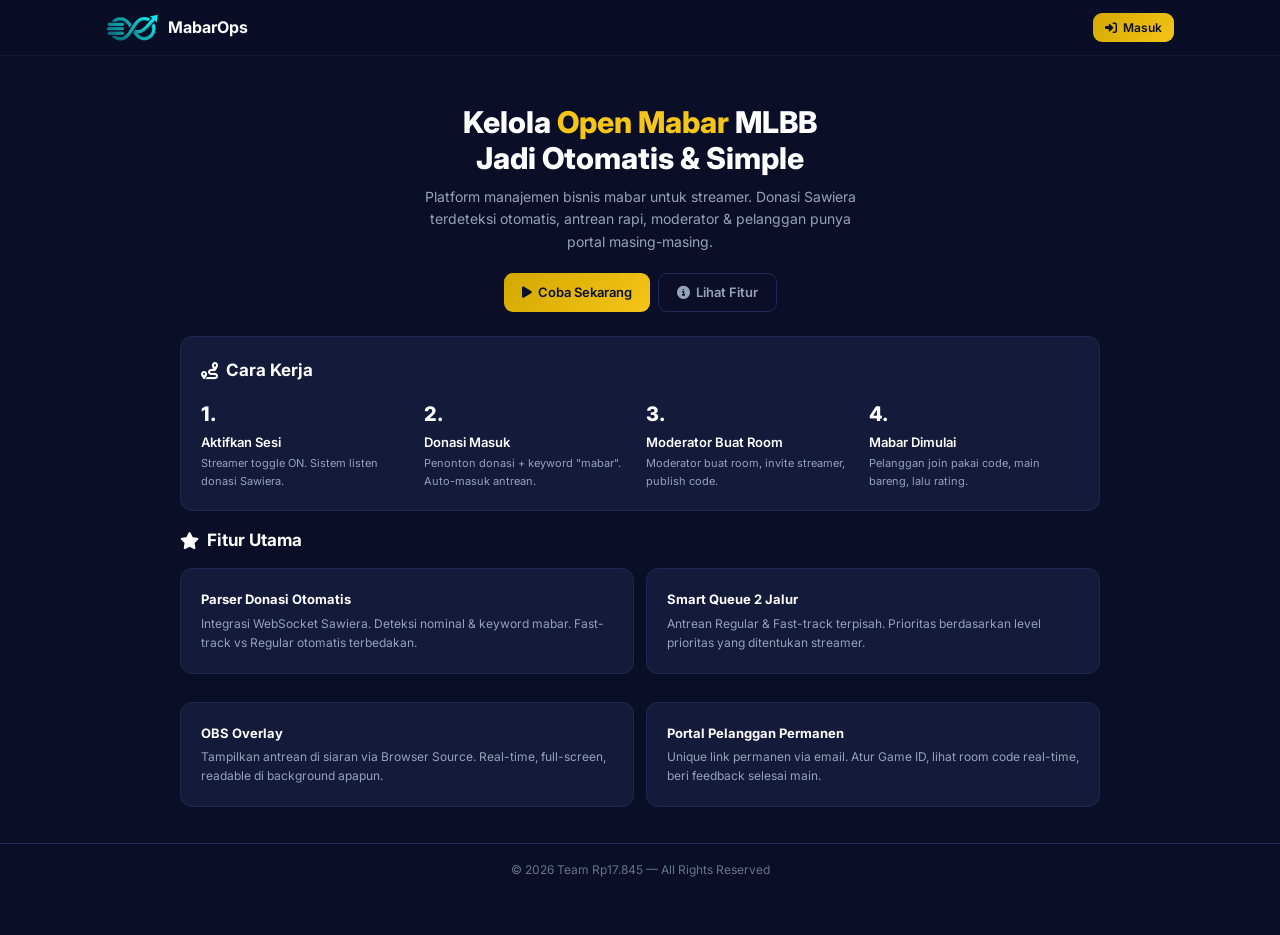
<file: index.html>
<!DOCTYPE html>
<html lang="id">
<head>
  <meta charset="UTF-8"/>
  <meta name="viewport" content="width=device-width,initial-scale=1.0"/>
  <title>MabarOps - Manajemen Open Mabar MLBB</title>
  <link rel="stylesheet" href="css/style.css"/>
  <link rel="stylesheet" href="https://cdnjs.cloudflare.com/ajax/libs/font-awesome/6.5.1/css/all.min.css"/>
  <link href="https://fonts.googleapis.com/css2?family=Inter:wght@400;500;600;700;800&display=swap" rel="stylesheet"/>
</head>
<body>

<nav class="navbar">
  <div class="navbar-inner">
    <a href="#" style="display:flex;align-items:center;gap:8px;text-decoration:none;">
      <img src="images/logo.png" alt="MabarOps" style="height:30px;width:auto;" />
      <span style="font-weight:700;color:#fff;">MabarOps</span>
    </a>
    <div style="display:flex;gap:6px;">
      <a href="login.html" class="btn btn-gold btn-sm"><i class="fa-solid fa-right-to-bracket"></i> Masuk</a>
    </div>
  </div>
</nav>

<div class="page">
  <div class="container">

    <div style="text-align:center;padding:32px 0 24px;">
      <h1 style="font-size:30px;font-weight:800;line-height:1.2;margin-bottom:10px;">
        Kelola <span style="color:var(--gold);">Open Mabar</span> MLBB<br/>Jadi Otomatis &amp; Simple
      </h1>
      <p style="color:var(--text2);font-size:14px;max-width:460px;margin:0 auto 20px;">
        Platform manajemen bisnis mabar untuk streamer. Donasi Sawiera terdeteksi otomatis,
        antrean rapi, moderator &amp; pelanggan punya portal masing-masing.
      </p>
      <div style="display:flex;gap:8px;justify-content:center;flex-wrap:wrap;">
        <a href="streamer-dashboard.html" class="btn btn-gold"><i class="fa-solid fa-play"></i> Coba Sekarang</a>
        <a href="#fitur" class="btn btn-outline"><i class="fa-solid fa-circle-info"></i> Lihat Fitur</a>
      </div>
    </div>

    <!-- <div class="section-title" style="justify-content:center;"><i class="fa-solid fa-users"></i> Pilih Peran Kamu</div>
    <div class="grid-3" style="margin-bottom:20px;">
      <div class="card" style="text-align:center;">
        <div style="font-size:28px;margin-bottom:6px;color:var(--gold);"><i class="fa-solid fa-crown"></i></div>
        <h3 style="font-size:14px;font-weight:700;">Streamer</h3>
        <p style="font-size:12px;color:var(--text2);margin:4px 0 10px;">Aktifkan sesi, atur harga, lihat analitik AI.</p>
        <a href="login.html" class="btn btn-gold btn-sm"><i class="fa-solid fa-arrow-right"></i> Dashboard</a>
      </div>
      <div class="card" style="text-align:center;">
        <div style="font-size:28px;margin-bottom:6px;color:var(--purple);"><i class="fa-solid fa-user-shield"></i></div>
        <h3 style="font-size:14px;font-weight:700;">Moderator</h3>
        <p style="font-size:12px;color:var(--text2);margin:4px 0 10px;">Atur antrean, buat room, publish room code.</p>
        <a href="login.html" class="btn btn-purple btn-sm"><i class="fa-solid fa-arrow-right"></i> Dashboard</a>
      </div>
      <div class="card" style="text-align:center;">
        <div style="font-size:28px;margin-bottom:6px;color:var(--cyan);"><i class="fa-solid fa-user"></i></div>
        <h3 style="font-size:14px;font-weight:700;">Pelanggan</h3>
        <p style="font-size:12px;color:var(--text2);margin:4px 0 10px;">Isi ID Game, dapatkan room code, beri rating.</p>
        <a href="customer-portal.html" class="btn btn-cyan btn-sm"><i class="fa-solid fa-arrow-right"></i> Portal</a>
      </div>
    </div> -->

    <div class="card">
      <div class="section-title"><i class="fa-solid fa-route"></i> Cara Kerja</div>
      <div class="grid-4">
        <div>
          <div style="font-size:20px;font-weight:800;color:var(--text);">1.</div>
          <div style="font-size:13px;font-weight:600;margin:2px 0;">Aktifkan Sesi</div>
          <p style="font-size:11px;color:var(--text2);">Streamer toggle ON. Sistem listen donasi Sawiera.</p>
        </div>
        <div>
          <div style="font-size:20px;font-weight:800;color:var(--text);">2.</div>
          <div style="font-size:13px;font-weight:600;margin:2px 0;">Donasi Masuk</div>
          <p style="font-size:11px;color:var(--text2);">Penonton donasi + keyword "mabar". Auto-masuk antrean.</p>
        </div>
        <div>
          <div style="font-size:20px;font-weight:800;color:var(--text);">3.</div>
          <div style="font-size:13px;font-weight:600;margin:2px 0;">Moderator Buat Room</div>
          <p style="font-size:11px;color:var(--text2);">Moderator buat room, invite streamer, publish code.</p>
        </div>
        <div>
          <div style="font-size:20px;font-weight:800;color:var(--text);">4.</div>
          <div style="font-size:13px;font-weight:600;margin:2px 0;">Mabar Dimulai</div>
          <p style="font-size:11px;color:var(--text2);">Pelanggan join pakai code, main bareng, lalu rating.</p>
        </div>
      </div>
    </div>

    <div class="section-title" id="fitur"><i class="fa-solid fa-star"></i> Fitur Utama</div>
    <div class="grid-2" style="margin-bottom:20px;">
      <div class="card">
        <div style="font-size:13px;font-weight:700;color:var(--text);">Parser Donasi Otomatis</div>
        <p style="font-size:12px;color:var(--text2);margin-top:4px;">Integrasi WebSocket Sawiera. Deteksi nominal &amp; keyword mabar. Fast-track vs Regular otomatis terbedakan.</p>
      </div>
      <div class="card">
        <div style="font-size:13px;font-weight:700;color:var(--text);">Smart Queue 2 Jalur</div>
        <p style="font-size:12px;color:var(--text2);margin-top:4px;">Antrean Regular &amp; Fast-track terpisah. Prioritas berdasarkan level prioritas yang ditentukan streamer.</p>
      </div>
      <div class="card">
        <div style="font-size:13px;font-weight:700;color:var(--text);">OBS Overlay</div>
        <p style="font-size:12px;color:var(--text2);margin-top:4px;">Tampilkan antrean di siaran via Browser Source. Real-time, full-screen, readable di background apapun.</p>
      </div>
      <div class="card">
        <div style="font-size:13px;font-weight:700;color:var(--text);">Portal Pelanggan Permanen</div>
        <p style="font-size:12px;color:var(--text2);margin-top:4px;">Unique link permanen via email. Atur Game ID, lihat room code real-time, beri feedback selesai main.</p>
      </div>

  </div>
</div>

<div class="footer">© 2026 Team Rp17.845 — All Rights Reserved</div>

<script src="js/app.js"></script>
</body>
</html>
</file>
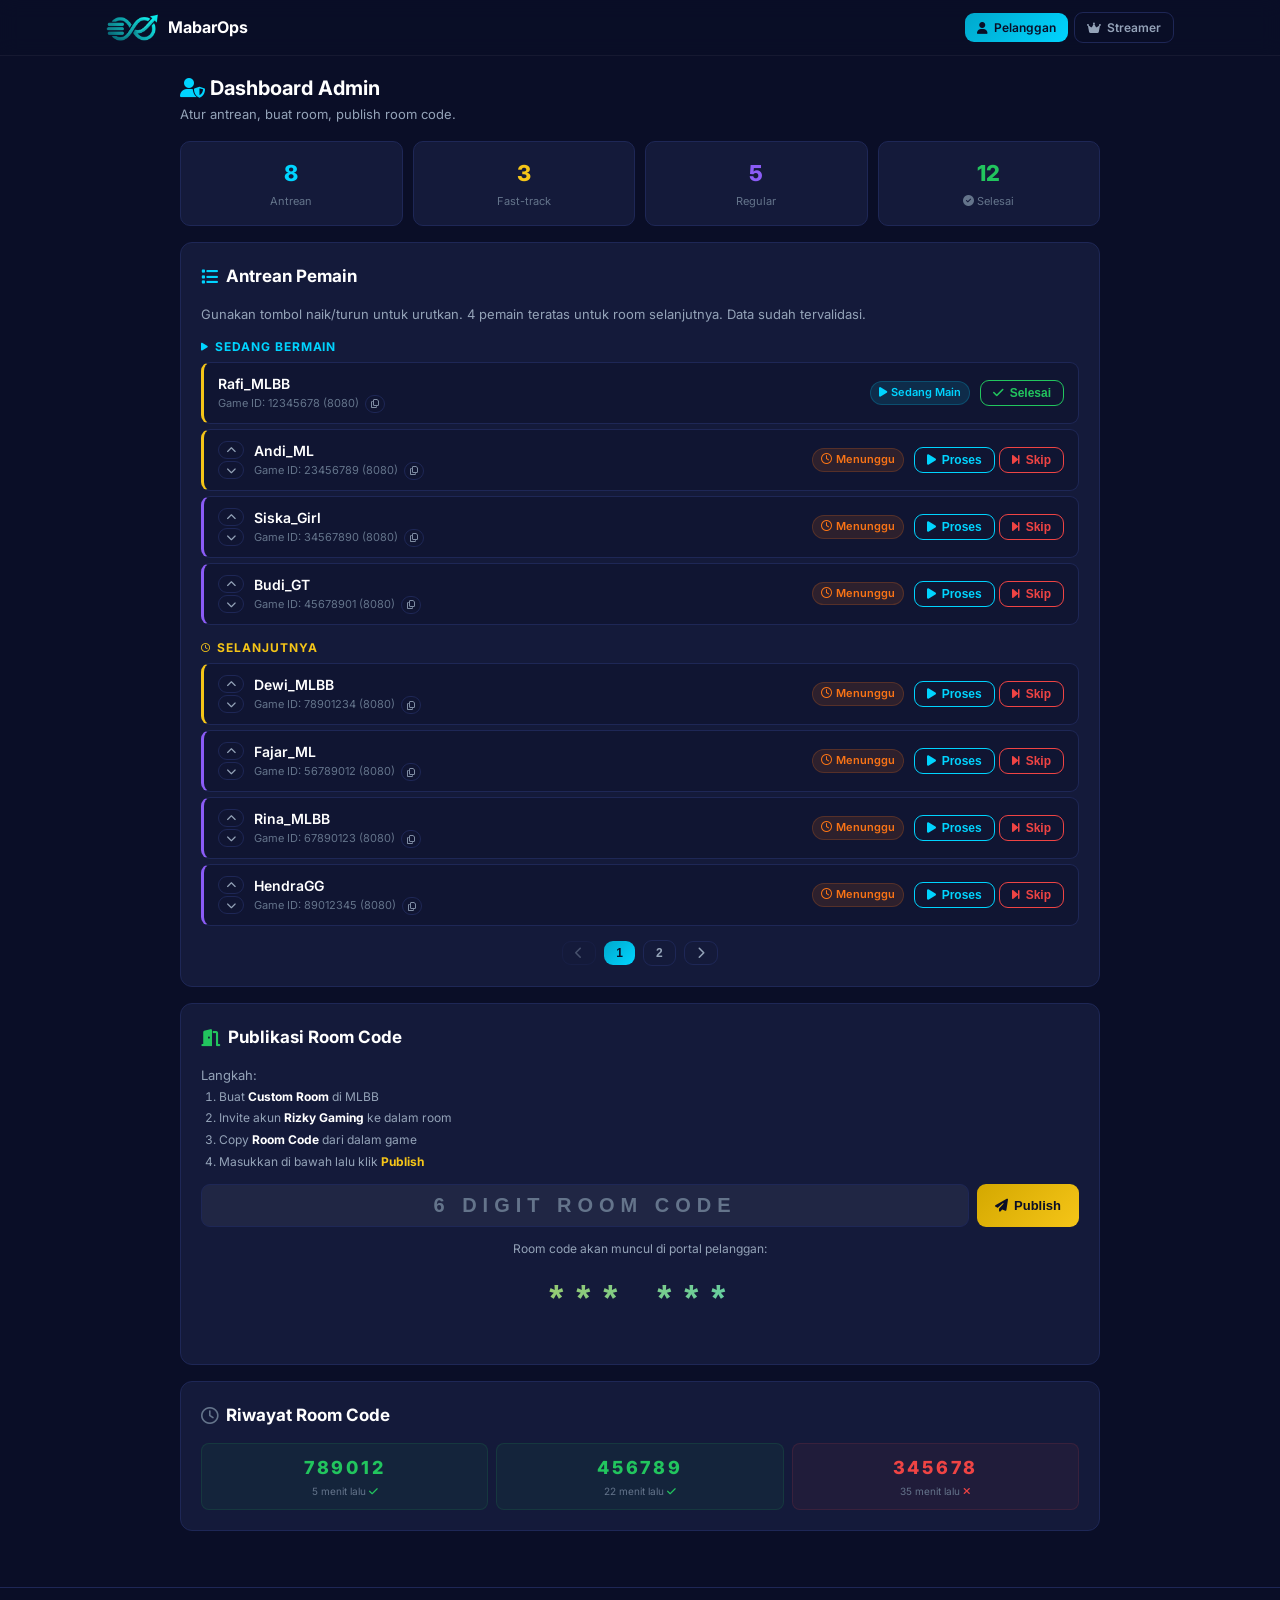
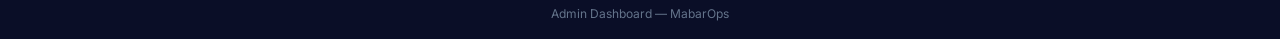
<file: admin-dashboard.html>
<!DOCTYPE html>
<html lang="id">
<head>
  <meta charset="UTF-8"/>
  <meta name="viewport" content="width=device-width,initial-scale=1.0"/>
  <title>Admin - MabarOps</title>
  <link rel="stylesheet" href="css/style.css"/>
  <link rel="stylesheet" href="https://cdnjs.cloudflare.com/ajax/libs/font-awesome/6.5.1/css/all.min.css"/>
  <link href="https://fonts.googleapis.com/css2?family=Inter:wght@400;500;600;700;800&display=swap" rel="stylesheet"/>
</head>
<body>

<nav class="navbar">
  <div class="navbar-inner">
    <a href="index.html" style="display:flex;align-items:center;gap:8px;text-decoration:none;">
      <img src="images/logo.png" alt="MabarOps" style="height:30px;width:auto;" />
      <span style="font-weight:700;color:#fff;">MabarOps</span>
    </a>
    <div style="display:flex;gap:6px;align-items:center;">
      <a href="customer-portal.html" class="btn btn-cyan btn-sm"><i class="fa-solid fa-user"></i> Pelanggan</a>
      <a href="streamer-dashboard.html" class="btn btn-outline btn-sm"><i class="fa-solid fa-crown"></i> Streamer</a>
    </div>
  </div>
</nav>

<div class="page">
  <div class="container">

    <div style="margin-bottom:16px;">
      <h1 style="font-size:20px;font-weight:700;"><i class="fa-solid fa-user-shield" style="color:var(--cyan);"></i> Dashboard Admin</h1>
      <p style="font-size:13px;color:var(--text2);">Atur antrean, buat room, publish room code. </p>
    </div>

    <div class="stat-row stat-row-4" style="margin-bottom:16px;">
      <div class="stat-box">
        <div class="stat-val" style="color:var(--cyan);">8</div>
        <div class="stat-lbl">Antrean</div>
      </div>
      <div class="stat-box">
        <div class="stat-val" style="color:var(--gold);">3</div>
        <div class="stat-lbl">Fast-track</div>
      </div>
      <div class="stat-box">
        <div class="stat-val" style="color:var(--purple);">5</div>
        <div class="stat-lbl">Regular</div>
      </div>
      <div class="stat-box">
        <div class="stat-val" style="color:var(--green);">12</div>
        <div class="stat-lbl"><i class="fa-solid fa-check-circle"></i> Selesai</div>
      </div>
    </div>

    <div class="card">
      <div class="section-title"><i class="fa-solid fa-list" style="color:var(--cyan);"></i> Antrean Pemain</div>
      <p class="section-sub">Gunakan tombol naik/turun untuk urutkan. 4 pemain teratas untuk room selanjutnya. Data sudah tervalidasi.</p>

      <div id="queueContainer" data-queue></div>

      <div id="queuePagination" style="display:flex;align-items:center;justify-content:center;gap:8px;margin-top:14px;"></div>
    </div>

    <div class="card">
      <div class="section-title"><i class="fa-solid fa-door-open" style="color:var(--green);"></i> Publikasi Room Code</div>
      <div style="margin-bottom:12px;">
        <p style="font-size:13px;color:var(--text2);">Langkah:</p>
        <ol style="font-size:12px;color:var(--text2);padding-left:18px;line-height:1.8;">
          <li>Buat <strong style="color:#fff;">Custom Room</strong> di MLBB</li>
          <li>Invite akun <strong style="color:#fff;">Rizky Gaming</strong> ke dalam room</li>
          <li>Copy <strong style="color:#fff;">Room Code</strong> dari dalam game</li>
          <li>Masukkan di bawah lalu klik <strong style="color:var(--gold);">Publish</strong></li>
        </ol>
      </div>

      <div style="display:flex;gap:8px;margin-bottom:12px;">
        <input type="text" id="roomCodeInput" placeholder="6 digit room code" maxlength="6"
               class="input" style="text-align:center;font-size:20px;font-weight:800;letter-spacing:0.3em;text-transform:uppercase;flex:1;"/>
        <button class="btn btn-gold" onclick="publishRoomCode('roomCodeInput')"><i class="fa-solid fa-paper-plane"></i> Publish</button>
      </div>

      <div style="text-align:center;">
        <p style="font-size:12px;color:var(--text2);margin-bottom:4px;">Room code akan muncul di portal pelanggan:</p>
        <div class="room-code-big room-code-display">*** ***</div>
      </div>
    </div>

    <div class="card">
      <div class="section-title"><i class="fa-regular fa-clock" style="color:var(--text3);"></i> Riwayat Room Code</div>
      <div class="grid-3" style="gap:8px;">
        <div style="padding:10px;border-radius:8px;background:rgb(34 197 94 / 0.06);border:1px solid rgb(34 197 94 / 0.12);text-align:center;">
          <div style="font-size:18px;font-weight:800;letter-spacing:0.15em;color:var(--green);">789012</div>
          <div style="font-size:10px;color:var(--text3);">5 menit lalu <i class="fa-solid fa-check" style="color:var(--green);"></i></div>
        </div>
        <div style="padding:10px;border-radius:8px;background:rgb(34 197 94 / 0.06);border:1px solid rgb(34 197 94 / 0.12);text-align:center;">
          <div style="font-size:18px;font-weight:800;letter-spacing:0.15em;color:var(--green);">456789</div>
          <div style="font-size:10px;color:var(--text3);">22 menit lalu <i class="fa-solid fa-check" style="color:var(--green);"></i></div>
        </div>
        <div style="padding:10px;border-radius:8px;background:rgb(239 68 68 / 0.06);border:1px solid rgb(239 68 68 / 0.12);text-align:center;">
          <div style="font-size:18px;font-weight:800;letter-spacing:0.15em;color:var(--red);">345678</div>
          <div style="font-size:10px;color:var(--text3);">35 menit lalu <i class="fa-solid fa-xmark" style="color:var(--red);"></i></div>
        </div>
      </div>
    </div>

  </div>
</div>

<div class="footer">Admin Dashboard — MabarOps</div>

<script src="js/app.js"></script>
<script>

var allPlayers = [
  {nick:'Rafi_MLBB', id:'12345678', type:'ft', status:'playing', donatur:'RafiGaming', doneBtn:'Selesai', doneColor:'green', doneToast:'RafiGaming selesai'},
  {nick:'Andi_ML', id:'23456789', type:'ft', status:'waiting', donatur:'AndiPro', doneBtn:'Proses', doneColor:'cyan', doneToast:'AndiPro diproses'},
  {nick:'Siska_Girl', id:'34567890', type:'rg', status:'waiting', donatur:'SiskaML', doneBtn:'Proses', doneColor:'cyan', doneToast:'SiskaML diproses'},
  {nick:'Budi_GT', id:'45678901', type:'rg', status:'waiting', donatur:'Budi99', doneBtn:'Proses', doneColor:'cyan', doneToast:'Budi99 diproses'},
  {nick:'Dewi_MLBB', id:'78901234', type:'ft', status:'waiting', donatur:'Dewi_Squad', doneBtn:'Proses', doneColor:'cyan', doneToast:'Dewi_Squad diproses'},
  {nick:'Fajar_ML', id:'56789012', type:'rg', status:'waiting', donatur:'FajarID', doneBtn:'Proses', doneColor:'cyan', doneToast:'FajarID diproses'},
  {nick:'Rina_MLBB', id:'67890123', type:'rg', status:'waiting', donatur:'RinaGZ', doneBtn:'Proses', doneColor:'cyan', doneToast:'RinaGZ diproses'},
  {nick:'HendraGG', id:'89012345', type:'rg', status:'waiting', donatur:'HendraGG', doneBtn:'Proses', doneColor:'cyan', doneToast:'HendraGG diproses'},
  {nick:'TikaML', id:'90123456', type:'rg', status:'waiting', donatur:'TikaMLBB', doneBtn:'Proses', doneColor:'cyan', doneToast:'TikaMLBB diproses'},
  {nick:'Doni_Kus', id:'01234567', type:'rg', status:'waiting', donatur:'DoniKus', doneBtn:'Proses', doneColor:'cyan', doneToast:'DoniKus diproses'},
  {nick:'Putri_ML', id:'11111111', type:'ft', status:'waiting', donatur:'PutriML', doneBtn:'Proses', doneColor:'cyan', doneToast:'PutriML diproses'},
  {nick:'Adit_Pro', id:'22222222', type:'rg', status:'waiting', donatur:'AditPro', doneBtn:'Proses', doneColor:'cyan', doneToast:'AditPro diproses'},
  {nick:'Nina_Girl', id:'33333333', type:'rg', status:'waiting', donatur:'NinaGZ', doneBtn:'Proses', doneColor:'cyan', doneToast:'NinaGZ diproses'},
  {nick:'Bima_ID', id:'44444444', type:'rg', status:'waiting', donatur:'BimaID', doneBtn:'Proses', doneColor:'cyan', doneToast:'BimaID diproses'},
  {nick:'Citra_ML', id:'55555555', type:'ft', status:'waiting', donatur:'CitraML', doneBtn:'Proses', doneColor:'cyan', doneToast:'CitraML diproses'},
  {nick:'Edo_Squad', id:'66666666', type:'rg', status:'waiting', donatur:'EdoSquad', doneBtn:'Proses', doneColor:'cyan', doneToast:'EdoSquad diproses'}
];

var perPage = 8;
var currentPage = 1;
var totalPages = Math.ceil(allPlayers.length / perPage);


function syncQueueArray() {
  var rows = document.querySelectorAll('#queueContainer .queue-row');
  if (rows.length === 0) return;
  var reordered = [];
  for (var i = 0; i < rows.length; i++) {
    var name = rows[i].querySelector('.queue-name');
    var meta = rows[i].querySelector('.queue-meta span');
    if (name && meta) {
      var found = false;
      for (var j = 0; j < allPlayers.length; j++) {
        if (allPlayers[j].id === meta.textContent.replace('Game ID: ', '').split(' ')[0]) {
          reordered.push(allPlayers[j]);
          found = true;
          break;
        }
      }
      if (!found) {
        
        reordered.push(allPlayers[i]);
      }
    }
  }
  
  for (var i = 0; i < allPlayers.length; i++) {
    var exists = false;
    for (var j = 0; j < reordered.length; j++) {
      if (reordered[j].id === allPlayers[i].id) { exists = true; break; }
    }
    if (!exists) reordered.push(allPlayers[i]);
  }
  allPlayers = reordered;
}

function renderQueue() {
  
  syncQueueArray();
  
  var container = document.getElementById('queueContainer');
  var pagination = document.getElementById('queuePagination');
  if (!container) return;

  var startIdx = (currentPage - 1) * perPage;
  var pagePlayers = allPlayers.slice(startIdx, startIdx + perPage);

  var html = '';

  
  if (currentPage === 1) {
    html += '<div class="label label-playing" style="font-size:12px;font-weight:700;text-transform:uppercase;letter-spacing:0.08em;color:var(--cyan);margin-bottom:6px;display:flex;align-items:center;gap:6px;"><i class="fa-solid fa-play" style="font-size:0.75em;"></i> Sedang Bermain</div>';
    for (var i = 0; i < Math.min(4, pagePlayers.length); i++) {
      html += buildRow(pagePlayers[i], startIdx + i + 1);
    }
    if (pagePlayers.length > 4) {
      html += '<div style="height:8px;"></div>';
      html += '<div class="label label-next" style="font-size:12px;font-weight:700;text-transform:uppercase;letter-spacing:0.08em;color:var(--gold);margin-bottom:6px;display:flex;align-items:center;gap:6px;"><i class="fa-regular fa-clock" style="font-size:0.75em;"></i> Selanjutnya</div>';
      for (var i = 4; i < pagePlayers.length; i++) {
        html += buildRow(pagePlayers[i], startIdx + i + 1);
      }
    }
  } else {
    html += '<div class="label label-next" style="font-size:12px;font-weight:700;text-transform:uppercase;letter-spacing:0.08em;color:var(--gold);margin-bottom:6px;display:flex;align-items:center;gap:6px;"><i class="fa-regular fa-clock"></i> Antrean (Halaman ' + currentPage + ')</div>';
    for (var i = 0; i < pagePlayers.length; i++) {
      html += buildRow(pagePlayers[i], startIdx + i + 1);
    }
  }

  container.innerHTML = html;

  
  var rows = container.querySelectorAll('.queue-row');
  for (var i = 0; i < rows.length; i++) {
    rows[i].setAttribute('data-pos', startIdx + i + 1);
  }

  
  renderPagination();
}

function buildRow(player, pos) {
  var borderColor = player.type === 'ft' ? 'var(--gold)' : 'var(--purple)';
  var statusBadge = player.status === 'playing'
    ? '<span class="badge badge-playing"><i class="fa-solid fa-play"></i> Sedang Main</span>'
    : '<span class="badge badge-waiting"><i class="fa-regular fa-clock"></i> Menunggu</span>';

  var actionBtns = '';
  if (player.doneBtn === 'Selesai') {
    actionBtns = '<button class="btn btn-sm btn-outline" style="border-color:var(--' + player.doneColor + ');color:var(--' + player.doneColor + ');" onclick="toast(\'' + player.doneToast + '\',\'success\')"><i class="fa-solid fa-check"></i> ' + player.doneBtn + '</button>';
  } else {
    actionBtns = '<button class="btn btn-sm btn-outline" style="border-color:var(--' + player.doneColor + ');color:var(--' + player.doneColor + ');" onclick="toast(\'' + player.doneToast + '\',\'success\')"><i class="fa-solid fa-play"></i> ' + player.doneBtn + '</button>'
      + '<button class="btn btn-sm btn-outline" style="border-color:var(--red);color:var(--red);" onclick="toast(\'' + player.donatur + ' dilewati\',\'warning\')"><i class="fa-solid fa-forward-step"></i> Skip</button>';
  }

  return '<div class="queue-row" data-pos="' + pos + '" style="border-left:3px solid ' + borderColor + ';">'
    + (player.status !== 'playing' ? '<div class="move-buttons">'
    +   '<button class="btn btn-sm btn-outline" onclick="moveQueueItem(this,\'up\')" title="Naikkan"><i class="fa-solid fa-chevron-up"></i></button>'
    +   '<button class="btn btn-sm btn-outline" onclick="moveQueueItem(this,\'down\')" title="Turunkan"><i class="fa-solid fa-chevron-down"></i></button>'
    + '</div>' : '')
    + '<div class="queue-info">'
    +   '<div class="queue-name">' + player.nick + '</div>'
    +   '<div class="queue-meta"><span>Game ID: ' + player.id + ' (8080)</span> <button class="btn btn-sm btn-outline" onclick="copyText(\'' + player.id + '\');event.stopPropagation();" title="Salin Game ID" style="padding:1px 5px;font-size:9px;"><i class="fa-regular fa-copy"></i></button></div>'
    + '</div>'
    + statusBadge
    + '<div class="queue-actions">' + actionBtns + '</div>'
    + '</div>';
}

function renderPagination() {
  var p = document.getElementById('queuePagination');
  if (!p) return;

  var html = '';
  html += '<button class="btn btn-sm btn-outline" onclick="goPage(' + (currentPage - 1) + ')" ' + (currentPage <= 1 ? 'disabled style=\"opacity:0.4;cursor:default;\"' : '') + '><i class="fa-solid fa-chevron-left"></i></button>';

  for (var i = 1; i <= totalPages; i++) {
    var active = i === currentPage;
    html += '<button class="btn btn-sm ' + (active ? 'btn-cyan' : 'btn-outline') + '" onclick="goPage(' + i + ')">' + i + '</button>';
  }

  html += '<button class="btn btn-sm btn-outline" onclick="goPage(' + (currentPage + 1) + ')" ' + (currentPage >= totalPages ? 'disabled style=\"opacity:0.4;cursor:default;\"' : '') + '><i class="fa-solid fa-chevron-right"></i></button>';

  p.innerHTML = html;
}

function goPage(page) {
  if (page < 1 || page > totalPages) return;
  currentPage = page;
  renderQueue();
}

document.addEventListener('DOMContentLoaded', function() {
  renderQueue();
});
</script>
</body>
</html>
</file>
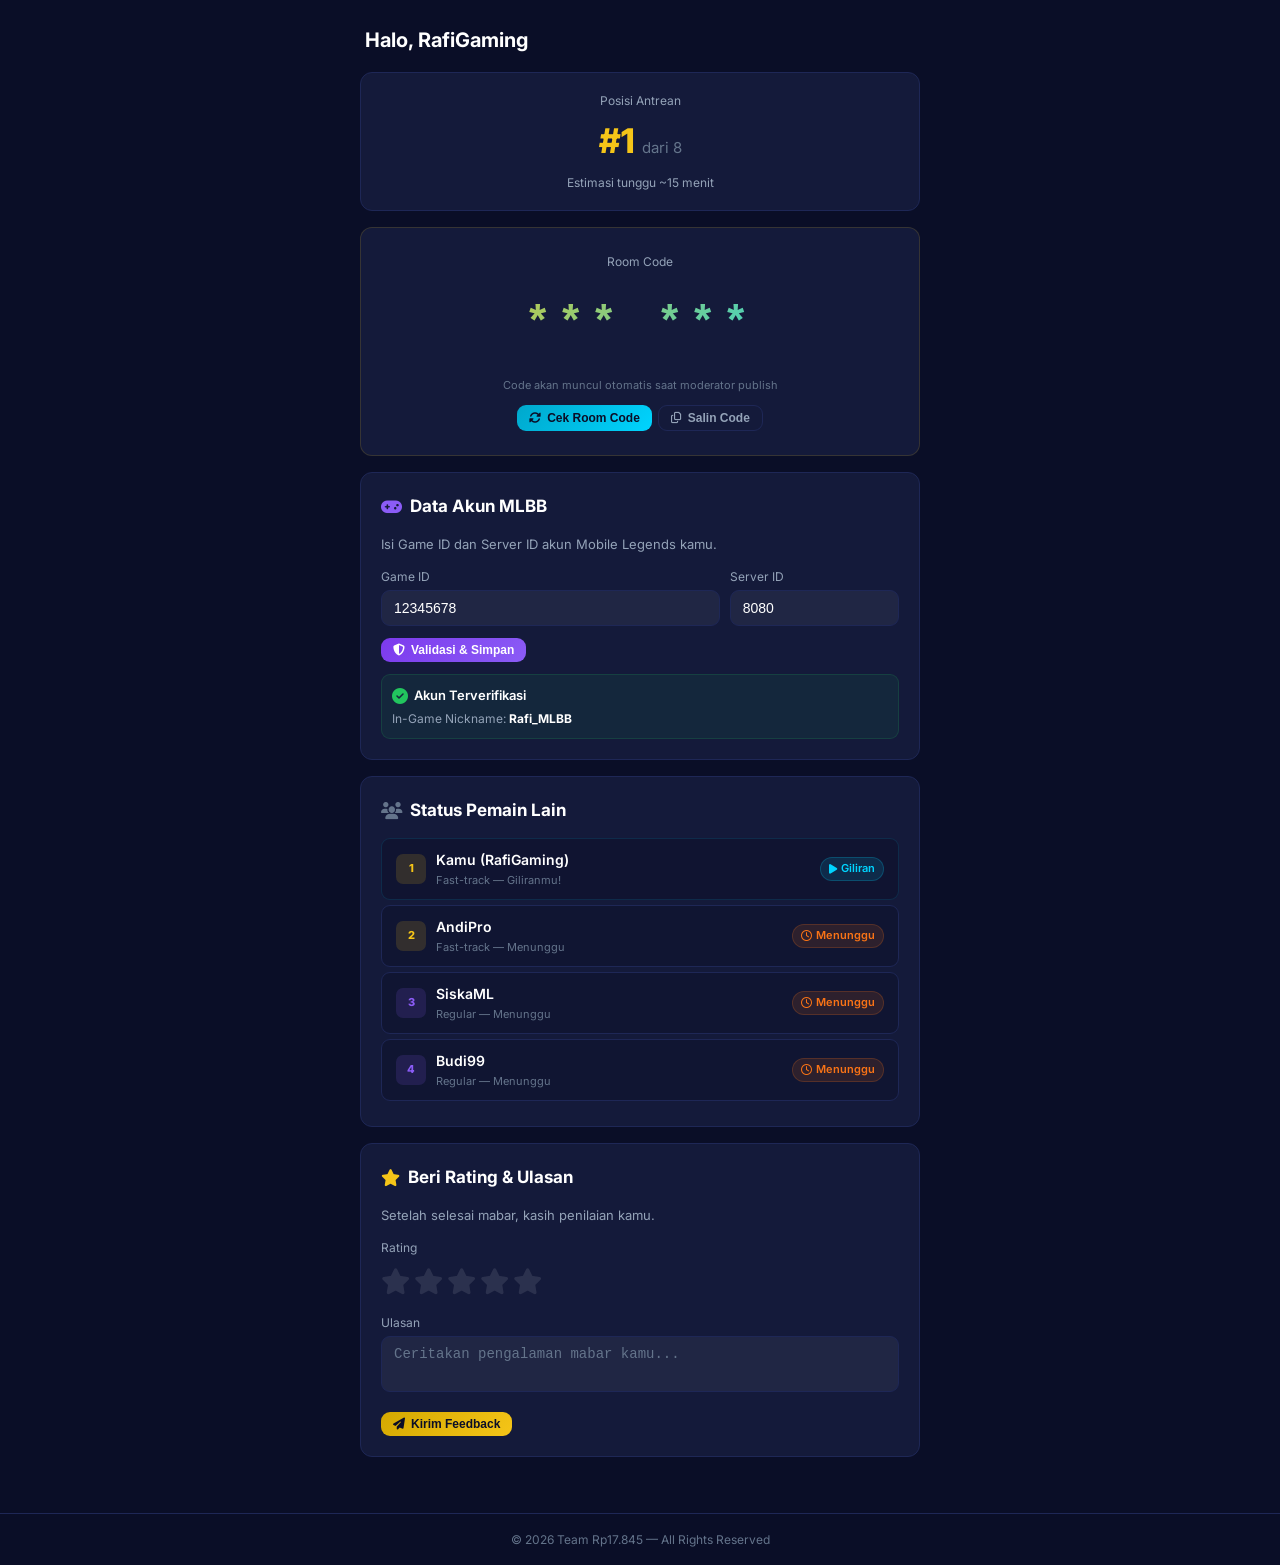
<file: customer-portal.html>
<!DOCTYPE html>
<html lang="id">
<head>
  <meta charset="UTF-8"/>
  <meta name="viewport" content="width=device-width,initial-scale=1.0"/>
  <title>Portal - MabarOps</title>
  <link rel="stylesheet" href="css/style.css"/>
  <link rel="stylesheet" href="https://cdnjs.cloudflare.com/ajax/libs/font-awesome/6.5.1/css/all.min.css"/>
  <link href="https://fonts.googleapis.com/css2?family=Inter:wght@400;500;600;700;800&display=swap" rel="stylesheet"/>
</head>
<body>

<div class="page-no-nav">
  <div class="container" style="max-width:600px;">

    <div style="margin-bottom:16px;">
      <h1 style="font-size:20px;font-weight:700;"><i class="fa-solid fa-hand-wave" style="color:var(--gold);"></i> Halo, RafiGaming</h1>
    </div>

    <div class="card" style="text-align:center;padding:18px;">
      <p style="font-size:12px;color:var(--text2);">Posisi Antrean</p>
      <div style="font-size:34px;font-weight:800;color:var(--gold);margin:4px 0;">#1 <span style="font-size:15px;font-weight:400;color:var(--text3);">dari 8</span></div>
      <p style="font-size:12px;color:var(--text2);">Estimasi tunggu ~15 menit</p>
    </div>

    <div class="card" style="text-align:center;padding:24px 18px;border-color:rgb(245 197 24 / 0.15);">
      <p style="font-size:12px;color:var(--text2);margin-bottom:6px;">Room Code</p>
      <div class="room-code-big room-code-display" style="font-size:44px;">*** ***</div>
      <p style="font-size:11px;color:var(--text3);margin:6px 0 10px;">Code akan muncul otomatis saat moderator publish</p>
      <div style="display:flex;gap:6px;justify-content:center;">
        <button class="btn btn-cyan btn-sm" onclick="document.querySelectorAll('.room-code-display').forEach(function(e){e.textContent='789 012';});toast('Room Code: 789012','success')"><i class="fa-solid fa-rotate"></i> Cek Room Code</button>
        <button class="btn btn-outline btn-sm" onclick="copyText('789012')"><i class="fa-regular fa-copy"></i> Salin Code</button>
      </div>
    </div>

    <div class="card">
      <div class="section-title"><i class="fa-solid fa-gamepad" style="color:var(--purple);"></i> Data Akun MLBB</div>
      <p class="section-sub">Isi Game ID dan Server ID akun Mobile Legends kamu.</p>
      <div class="grid-form-2">
        <div>
          <label style="font-size:12px;color:var(--text2);display:block;margin-bottom:4px;">Game ID</label>
          <input type="text" value="12345678" placeholder="Game ID" class="input" maxlength="10"/>
        </div>
        <div>
          <label style="font-size:12px;color:var(--text2);display:block;margin-bottom:4px;">Server ID</label>
          <input type="number" value="8080" placeholder="Server ID" class="input" maxlength="5" oninput="if(this.value.length>5)this.value=this.value.slice(0,5)"/>
        </div>
      </div>
      <button class="btn btn-purple btn-sm" style="margin-top:12px;" onclick="
        document.getElementById('validasiHasil').classList.remove('hidden');
        toast('Akun tervalidasi — Nick: Rafi_MLBB','success');
      "><i class="fa-solid fa-shield-halved"></i> Validasi &amp; Simpan</button>

      <div id="validasiHasil" class="hidden" style="margin-top:12px;padding:10px;border-radius:9px;background:rgb(34 197 94 / 0.08);border:1px solid rgb(34 197 94 / 0.15);">
        <div style="display:flex;align-items:center;gap:6px;">
          <i class="fa-solid fa-check-circle" style="color:var(--green);"></i>
          <span style="font-size:13px;font-weight:600;">Akun Terverifikasi</span>
        </div>
        <p style="font-size:12px;color:var(--text2);margin-top:3px;">In-Game Nickname: <strong style="color:#fff;">Rafi_MLBB</strong></p>
      </div>
    </div>

    <div class="card">
      <div class="section-title"><i class="fa-solid fa-users" style="color:var(--text3);"></i> Status Pemain Lain</div>
      <div class="queue-row" style="border-color:rgb(0 212 255 / 0.12);">
        <div class="queue-pos queue-pos-ft">1</div>
        <div class="queue-info">
          <div class="queue-name">Kamu (RafiGaming)</div>
          <div class="queue-meta">Fast-track — Giliranmu!</div>
        </div>
        <span class="badge badge-playing"><i class="fa-solid fa-play"></i> Giliran</span>
      </div>
      <div class="queue-row">
        <div class="queue-pos queue-pos-ft">2</div>
        <div class="queue-info">
          <div class="queue-name">AndiPro</div>
          <div class="queue-meta">Fast-track — Menunggu</div>
        </div>
        <span class="badge badge-waiting"><i class="fa-regular fa-clock"></i> Menunggu</span>
      </div>
      <div class="queue-row">
        <div class="queue-pos queue-pos-rg">3</div>
        <div class="queue-info">
          <div class="queue-name">SiskaML</div>
          <div class="queue-meta">Regular — Menunggu</div>
        </div>
        <span class="badge badge-waiting"><i class="fa-regular fa-clock"></i> Menunggu</span>
      </div>
      <div class="queue-row">
        <div class="queue-pos queue-pos-rg">4</div>
        <div class="queue-info">
          <div class="queue-name">Budi99</div>
          <div class="queue-meta">Regular — Menunggu</div>
        </div>
        <span class="badge badge-waiting"><i class="fa-regular fa-clock"></i> Menunggu</span>
      </div>
    </div>

    <div class="card">
      <div class="section-title"><i class="fa-solid fa-star" style="color:var(--gold);"></i> Beri Rating &amp; Ulasan</div>
      <p class="section-sub">Setelah selesai mabar, kasih penilaian kamu.</p>

      <div style="margin-bottom:10px;">
        <p style="font-size:12px;color:var(--text2);margin-bottom:4px;">Rating</p>
        <div class="stars" id="starRating">
          <span><i class="fa-solid fa-star"></i></span>
          <span><i class="fa-solid fa-star"></i></span>
          <span><i class="fa-solid fa-star"></i></span>
          <span><i class="fa-solid fa-star"></i></span>
          <span><i class="fa-solid fa-star"></i></span>
        </div>
      </div>

      <div style="margin-bottom:10px;">
        <p style="font-size:12px;color:var(--text2);margin-bottom:4px;">Ulasan</p>
        <textarea class="input" placeholder="Ceritakan pengalaman mabar kamu..." style="height:56px;resize:none;"></textarea>
      </div>

      <button class="btn btn-gold btn-sm" onclick="
        var s = document.querySelectorAll('#starRating .on');
        if(s.length===0){toast('Pilih rating dulu ya','warning');return;}
        toast('Terima kasih feedback-nya!','success');
      "><i class="fa-solid fa-paper-plane"></i> Kirim Feedback</button>
    </div>

  </div>
</div>

<div class="footer">© 2026 Team Rp17.845 — All Rights Reserved</div>

<script src="js/app.js"></script>
<script>initStars('starRating');</script>
</body>
</html>
</file>
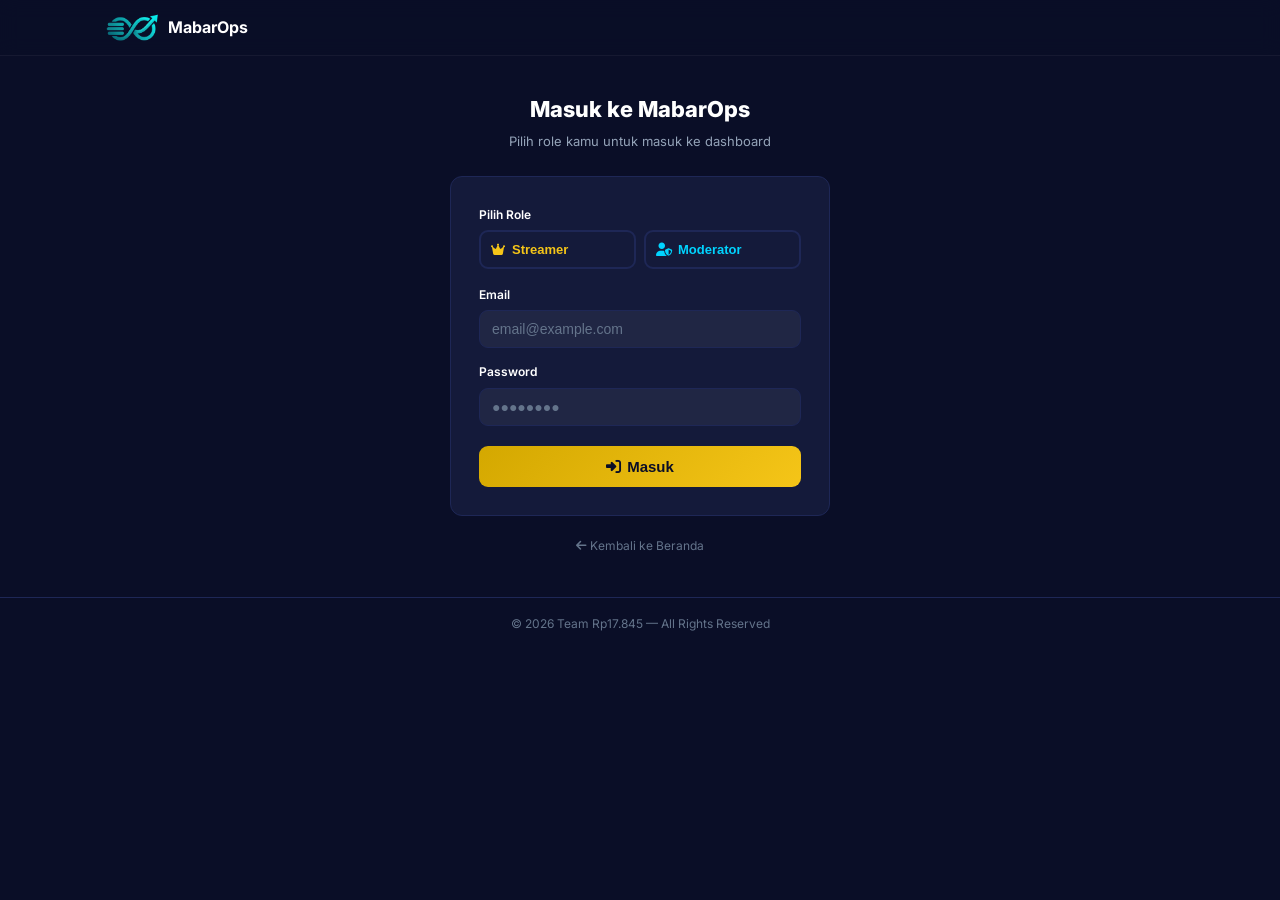
<file: login.html>
<!DOCTYPE html>
<html lang="id">
<head>
  <meta charset="UTF-8"/>
  <meta name="viewport" content="width=device-width,initial-scale=1.0"/>
  <title>Masuk - MabarOps</title>
  <link rel="stylesheet" href="css/style.css"/>
  <link rel="stylesheet" href="https://cdnjs.cloudflare.com/ajax/libs/font-awesome/6.5.1/css/all.min.css"/>
  <link href="https://fonts.googleapis.com/css2?family=Inter:wght@400;500;600;700;800&display=swap" rel="stylesheet"/>
  <script src="js/app.js"></script>
</head>
<body>

<nav class="navbar">
  <div class="navbar-inner">
    <a href="index.html" style="display:flex;align-items:center;gap:8px;text-decoration:none;">
      <img src="images/logo.png" alt="MabarOps" style="height:30px;width:auto;" />
      <span style="font-weight:700;color:#fff;">MabarOps</span>
    </a>
  </div>
</nav>

<div class="page">
  <div class="container" style="max-width:420px;">

    <div style="text-align:center;margin-bottom:24px;padding-top:20px;">
      <h1 style="font-size:22px;font-weight:800;">Masuk ke MabarOps</h1>
      <p style="font-size:13px;color:var(--text2);margin-top:4px;">Pilih role kamu untuk masuk ke dashboard</p>
    </div>

    <div class="card" style="padding:28px;">
    

      <div style="margin-bottom:16px;">
        <label style="font-size:12px;font-weight:600;display:block;margin-bottom:6px;">Pilih Role</label>
        <div style="display:flex;gap:8px;">
          <button class="btn role-btn" data-role="streamer" onclick="selectRole('streamer')"
            style="flex:1;padding:10px;border:2px solid var(--border);border-radius:9px;background:transparent;color:var(--gold);font-weight:600;cursor:pointer;transition:all 0.15s;">
            <i class="fa-solid fa-crown"></i> Streamer
          </button>
          <button class="btn role-btn" data-role="moderator" onclick="selectRole('moderator')"
            style="flex:1;padding:10px;border:2px solid var(--border);border-radius:9px;background:transparent;color:var(--cyan);font-weight:600;cursor:pointer;transition:all 0.15s;">
            <i class="fa-solid fa-user-shield"></i> Moderator
          </button>
        </div>
      </div>

      <div style="margin-bottom:14px;">
        <label style="font-size:12px;font-weight:600;display:block;margin-bottom:6px;">Email</label>
        <input type="email" id="loginEmail" class="input" placeholder="email@example.com" style="padding:10px 12px;font-size:14px;"/>
      </div>

      <div style="margin-bottom:20px;">
        <label style="font-size:12px;font-weight:600;display:block;margin-bottom:6px;">Password</label>
        <input type="password" id="loginPassword" class="input" placeholder="&#9679;&#9679;&#9679;&#9679;&#9679;&#9679;&#9679;&#9679;" style="padding:10px 12px;font-size:14px;"/>
      </div>

      <button class="btn btn-gold" onclick="handleLogin()" style="width:100%;justify-content:center;padding:12px;font-size:15px;">
        <i class="fa-solid fa-right-to-bracket"></i> Masuk
      </button>
    </div>

    <div style="text-align:center;margin-top:16px;">
      <a href="index.html" style="font-size:12px;color:var(--text3);text-decoration:none;">
        <i class="fa-solid fa-arrow-left"></i> Kembali ke Beranda
      </a>
    </div>

  </div>
</div>

<div class="footer">© 2026 Team Rp17.845 — All Rights Reserved</div>

<script>
var selectedRole = null;

function selectRole(role) {
  selectedRole = role;
  var btns = document.querySelectorAll('.role-btn');
  for (var i = 0; i < btns.length; i++) {
    var b = btns[i];
    var r = b.getAttribute('data-role');
    if (r === role) {
      b.style.borderColor = role === 'streamer' ? 'var(--gold)' : 'var(--cyan)';
      b.style.background = role === 'streamer' ? 'rgb(245 197 24 / 0.08)' : 'rgb(0 212 255 / 0.08)';
    } else {
      b.style.borderColor = 'var(--border)';
      b.style.background = 'transparent';
    }
  }
}

var redirects = {
  streamer: 'streamer-dashboard.html',
  moderator: 'moderator-dashboard.html'
};

function handleLogin() {
  if (!selectedRole) {
    toast('Pilih role (Streamer atau Moderator) dulu!', 'warning');
    return;
  }
  window.location.href = redirects[selectedRole];
}

// Enter key to login
document.addEventListener('keydown', function(e) {
  if (e.key === 'Enter') handleLogin();
});
</script>
</body>
</html>
</file>
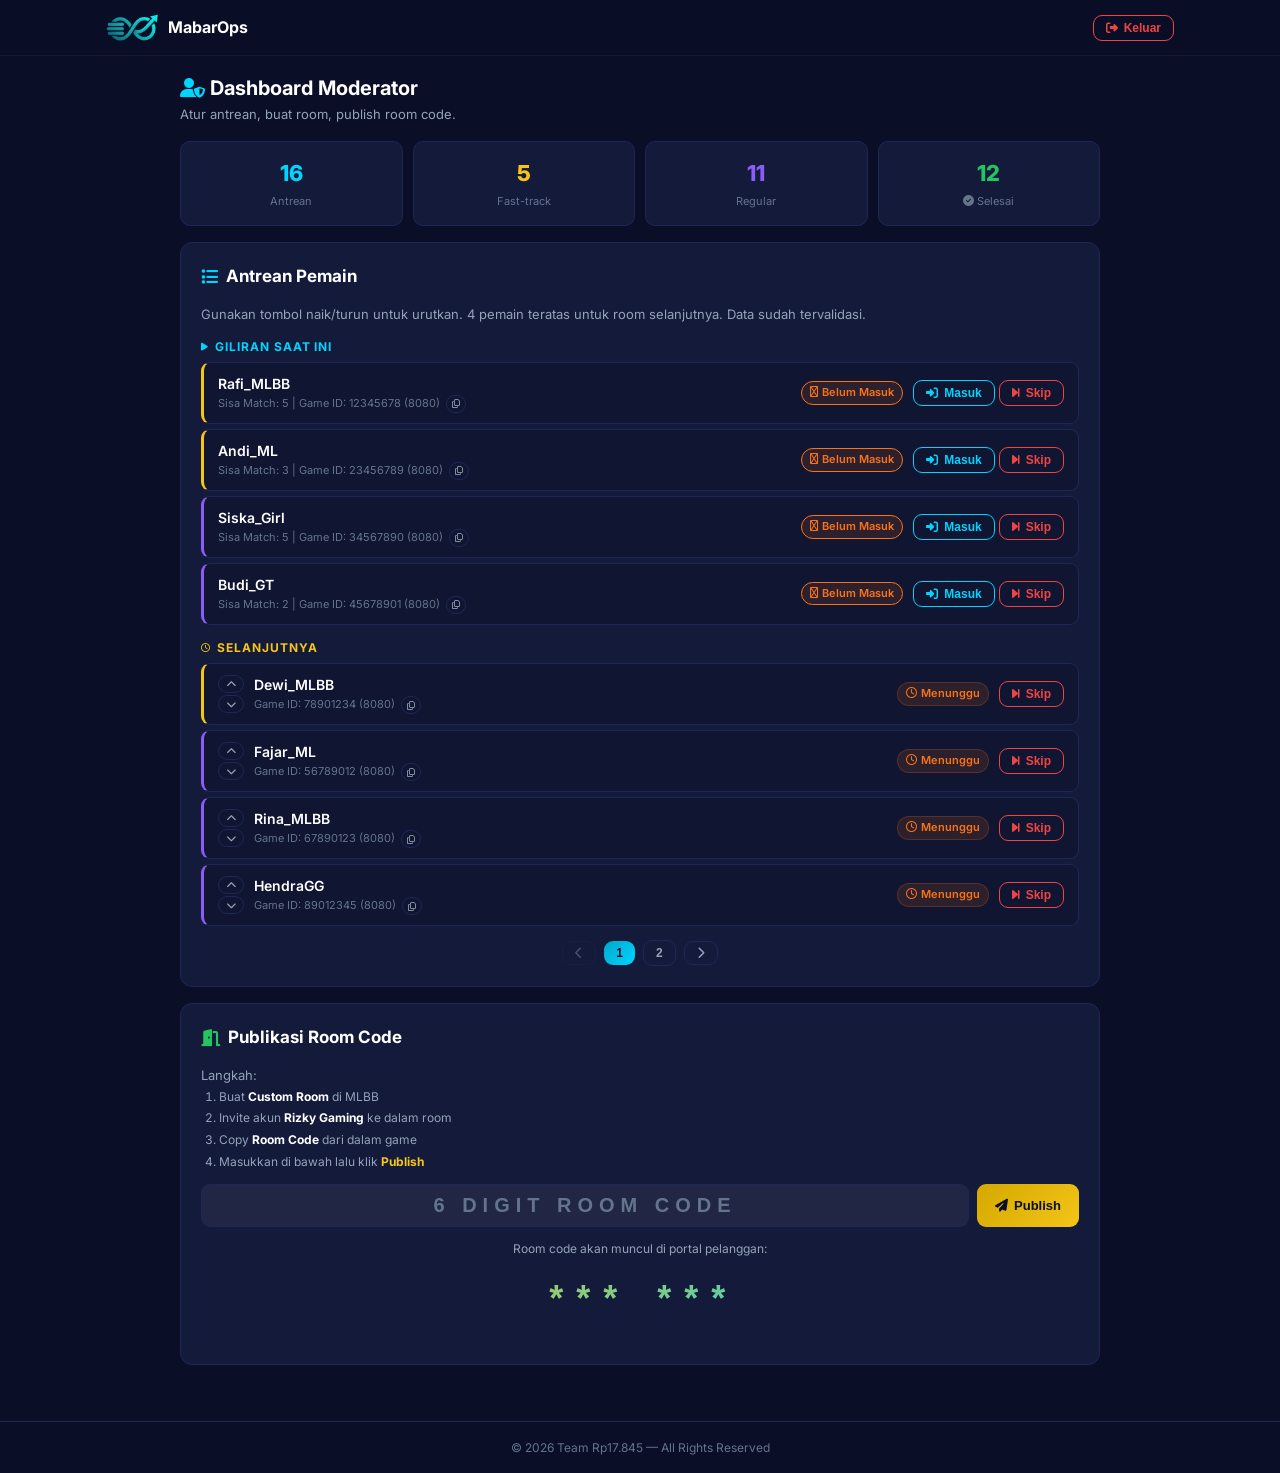
<file: moderator-dashboard.html>
<!DOCTYPE html>
<html lang="id">
<head>
  <meta charset="UTF-8"/>
  <meta name="viewport" content="width=device-width,initial-scale=1.0"/>
  <title>Moderator - MabarOps</title>
  <link rel="stylesheet" href="css/style.css"/>
  <link rel="stylesheet" href="https://cdnjs.cloudflare.com/ajax/libs/font-awesome/6.5.1/css/all.min.css"/>
  <link href="https://fonts.googleapis.com/css2?family=Inter:wght@400;500;600;700;800&display=swap" rel="stylesheet"/>
</head>
<body>

<nav class="navbar">
  <div class="navbar-inner">
    <a href="index.html" style="display:flex;align-items:center;gap:8px;text-decoration:none;">
      <img src="images/logo.png" alt="MabarOps" style="height:30px;width:auto;" />
      <span style="font-weight:700;color:#fff;">MabarOps</span>
    </a>
    <div style="display:flex;gap:6px;align-items:center;">
      <button class="btn btn-outline btn-sm" onclick="handleLogout()" style="border-color:var(--red);color:var(--red);cursor:pointer;"><i class="fa-solid fa-right-from-bracket"></i> Keluar</button>
    </div>
  </div>
</nav>

<div class="page">
  <div class="container">

    <div style="margin-bottom:16px;">
      <h1 style="font-size:20px;font-weight:700;"><i class="fa-solid fa-user-shield" style="color:var(--cyan);"></i> Dashboard Moderator</h1>
      <p style="font-size:13px;color:var(--text2);">Atur antrean, buat room, publish room code.</p>
    </div>

    <div class="stat-row stat-row-4" style="margin-bottom:16px;">
      <div class="stat-box">
        <div class="stat-val" id="statAntrean" style="color:var(--cyan);">8</div>
        <div class="stat-lbl">Antrean</div>
      </div>
      <div class="stat-box">
        <div class="stat-val" id="statFastTrack" style="color:var(--gold);">3</div>
        <div class="stat-lbl">Fast-track</div>
      </div>
      <div class="stat-box">
        <div class="stat-val" id="statRegular" style="color:var(--purple);">5</div>
        <div class="stat-lbl">Regular</div>
      </div>
      <div class="stat-box">
        <div class="stat-val" id="statSelesai" style="color:var(--green);">12</div>
        <div class="stat-lbl"><i class="fa-solid fa-check-circle"></i> Selesai</div>
      </div>
    </div>

    <div class="card">
      <div class="section-title"><i class="fa-solid fa-list" style="color:var(--cyan);"></i> Antrean Pemain</div>
      <p class="section-sub">Gunakan tombol naik/turun untuk urutkan. 4 pemain teratas untuk room selanjutnya. Data sudah tervalidasi.</p>

      <div id="queueContainer" data-queue></div>

      <div id="queuePagination" style="display:flex;align-items:center;justify-content:center;gap:8px;margin-top:14px;"></div>
    </div>

    <div class="card">
      <div class="section-title"><i class="fa-solid fa-door-open" style="color:var(--green);"></i> Publikasi Room Code</div>
      <div style="margin-bottom:12px;">
        <p style="font-size:13px;color:var(--text2);">Langkah:</p>
        <ol style="font-size:12px;color:var(--text2);padding-left:18px;line-height:1.8;">
          <li>Buat <strong style="color:#fff;">Custom Room</strong> di MLBB</li>
          <li>Invite akun <strong style="color:#fff;">Rizky Gaming</strong> ke dalam room</li>
          <li>Copy <strong style="color:#fff;">Room Code</strong> dari dalam game</li>
          <li>Masukkan di bawah lalu klik <strong style="color:var(--gold);">Publish</strong></li>
        </ol>
      </div>

      <div style="display:flex;gap:8px;margin-bottom:12px;">
        <input type="text" id="roomCodeInput" placeholder="6 digit room code" maxlength="6"
               class="input" style="text-align:center;font-size:20px;font-weight:800;letter-spacing:0.3em;text-transform:uppercase;flex:1;"/>
        <button class="btn btn-gold" onclick="publishRoomCode('roomCodeInput')"><i class="fa-solid fa-paper-plane"></i> Publish</button>
      </div>

      <div style="text-align:center;">
        <p style="font-size:12px;color:var(--text2);margin-bottom:4px;">Room code akan muncul di portal pelanggan:</p>
        <div class="room-code-big room-code-display">*** ***</div>
      </div>
    </div>

  </div>
</div>

<div class="footer">© 2026 Team Rp17.845 — All Rights Reserved</div>

<div id="reportModal" class="modal-overlay" style="display:none;">
  <div class="modal-content">
    <div style="display:flex;align-items:center;justify-content:space-between;margin-bottom:16px;">
      <div class="section-title" style="margin-bottom:0;"><i class="fa-solid fa-trophy" style="color:var(--gold);"></i> Report Hasil Pertandingan</div>
      <button class="btn btn-sm btn-outline" onclick="closeReportModal()"><i class="fa-solid fa-xmark"></i> Tutup</button>
    </div>

    <div style="margin-bottom:14px;">
      <label style="font-size:12px;font-weight:600;display:block;margin-bottom:8px;">Hasil Pertandingan</label>
      <div style="display:flex;gap:8px;">
        <button class="btn btn-result" data-result="win" onclick="selectResult('win')"
          style="flex:1;padding:12px;border:2px solid var(--border);border-radius:9px;background:transparent;color:var(--green);font-weight:700;cursor:pointer;transition:all 0.15s;font-size:14px;">
          <i class="fa-solid fa-trophy"></i> Menang
        </button>
        <button class="btn btn-result" data-result="lose" onclick="selectResult('lose')"
          style="flex:1;padding:12px;border:2px solid var(--border);border-radius:9px;background:transparent;color:var(--red);font-weight:700;cursor:pointer;transition:all 0.15s;font-size:14px;">
          <i class="fa-solid fa-xmark"></i> Kalah
        </button>
      </div>
      <p id="selectResultHint" style="font-size:11px;color:var(--text3);margin-top:6px;">Pilih hasil pertandingan</p>
    </div>

    <div style="display:flex;gap:10px;margin-bottom:16px;">
      <div style="flex:1;">
        <label style="font-size:12px;font-weight:600;display:block;margin-bottom:6px;">Durasi</label>
        <input type="text" id="matchDuration" class="input" placeholder="15:30" maxlength="8"
               style="text-align:center;font-family:'Courier New',monospace;font-weight:700;font-size:16px;padding:10px;">
      </div>
      <div style="flex:1;">
        <label style="font-size:12px;font-weight:600;display:block;margin-bottom:6px;">Points Streamer</label>
        <input type="number" id="matchPoints" class="input" placeholder="8.2" min="0" step="0.1" max="15"
               style="text-align:center;font-weight:700;font-size:16px;padding:10px;">
      </div>
    </div>

    <button class="btn btn-gold" onclick="submitMatchReport()" style="width:100%;justify-content:center;padding:14px;font-size:15px;">
      <i class="fa-solid fa-check"></i> Submit & Selesaikan Pertandingan
    </button>
  </div>
</div>

<script src="js/app.js"></script>
<script>

var matchHistory = [];
var completedCount = 12;

var allPlayers = [
  {nick:'Rafi_MLBB', id:'12345678', type:'ft', status:'belum_masuk', donatur:'RafiGaming', sisaMatch:5},
  {nick:'Andi_ML', id:'23456789', type:'ft', status:'belum_masuk', donatur:'AndiPro', sisaMatch:3},
  {nick:'Siska_Girl', id:'34567890', type:'rg', status:'belum_masuk', donatur:'SiskaML', sisaMatch:5},
  {nick:'Budi_GT', id:'45678901', type:'rg', status:'belum_masuk', donatur:'Budi99', sisaMatch:2},
  {nick:'Dewi_MLBB', id:'78901234', type:'ft', status:'waiting', donatur:'Dewi_Squad', sisaMatch:4},
  {nick:'Fajar_ML', id:'56789012', type:'rg', status:'waiting', donatur:'FajarID', sisaMatch:1},
  {nick:'Rina_MLBB', id:'67890123', type:'rg', status:'waiting', donatur:'RinaGZ', sisaMatch:3},
  {nick:'HendraGG', id:'89012345', type:'rg', status:'waiting', donatur:'HendraGG', sisaMatch:6},
  {nick:'TikaML', id:'90123456', type:'rg', status:'waiting', donatur:'TikaMLBB', sisaMatch:2},
  {nick:'Doni_Kus', id:'01234567', type:'rg', status:'waiting', donatur:'DoniKus', sisaMatch:5},
  {nick:'Putri_ML', id:'11111111', type:'ft', status:'waiting', donatur:'PutriML', sisaMatch:3},
  {nick:'Adit_Pro', id:'22222222', type:'rg', status:'waiting', donatur:'AditPro', sisaMatch:4},
  {nick:'Nina_Girl', id:'33333333', type:'rg', status:'waiting', donatur:'NinaGZ', sisaMatch:1},
  {nick:'Bima_ID', id:'44444444', type:'rg', status:'waiting', donatur:'BimaID', sisaMatch:2},
  {nick:'Citra_ML', id:'55555555', type:'ft', status:'waiting', donatur:'CitraML', sisaMatch:5},
  {nick:'Edo_Squad', id:'66666666', type:'rg', status:'waiting', donatur:'EdoSquad', sisaMatch:3}
];

var perPage = 8;
var currentPage = 1;
var totalPages = Math.ceil(allPlayers.length / perPage);


function syncQueueArray() {
  var rows = document.querySelectorAll('#queueContainer .queue-row');
  if (rows.length === 0) return;
  var reordered = [];
  for (var i = 0; i < rows.length; i++) {
    var name = rows[i].querySelector('.queue-name');
    var meta = rows[i].querySelector('.queue-meta span');
    if (name && meta) {
      var found = false;
      for (var j = 0; j < allPlayers.length; j++) {
        var gameIdPart = meta.textContent.split('Game ID: ')[1];
        var gameId = gameIdPart ? gameIdPart.split(' ')[0] : '';
        if (allPlayers[j].id === gameId) {
          reordered.push(allPlayers[j]);
          found = true;
          break;
        }
      }
      if (!found) {
        reordered.push(allPlayers[i]);
      }
    }
  }
  for (var i = 0; i < allPlayers.length; i++) {
    var exists = false;
    for (var j = 0; j < reordered.length; j++) {
      if (reordered[j].id === allPlayers[i].id) { exists = true; break; }
    }
    if (!exists) reordered.push(allPlayers[i]);
  }
  allPlayers = reordered;
}

function renderQueue() {
  syncQueueArray();
  var container = document.getElementById('queueContainer');
  var pagination = document.getElementById('queuePagination');
  if (!container) return;

  var startIdx = (currentPage - 1) * perPage;
  var pagePlayers = allPlayers.slice(startIdx, startIdx + perPage);

  var top4AllMasuk = true;
  var top4HasAnyone = false;
  for (var i = 0; i < Math.min(4, allPlayers.length); i++) {
    top4HasAnyone = true;
    if (allPlayers[i].status !== 'ready') {
      top4AllMasuk = false;
    }
  }

  var html = '';

  if (currentPage === 1 && top4HasAnyone) {
    if (top4AllMasuk) {
      html += '<div style="margin-bottom:10px;">'
        + '<button class="btn btn-gold" onclick="openReportModal()" style="width:100%;justify-content:center;padding:12px;font-size:14px;">'
        +   '<i class="fa-solid fa-trophy"></i> Report Hasil Pertandingan'
        + '</button>'
        + '</div>';
    }

    html += '<div class="label label-playing" style="font-size:12px;font-weight:700;text-transform:uppercase;letter-spacing:0.08em;color:var(--cyan);margin-bottom:6px;display:flex;align-items:center;gap:6px;"><i class="fa-solid fa-play" style="font-size:0.75em;"></i> Giliran Saat Ini</div>';
    for (var i = 0; i < Math.min(4, pagePlayers.length); i++) {
      html += buildRow(pagePlayers[i], startIdx + i + 1, true);
    }
    if (pagePlayers.length > 4) {
      html += '<div style="height:8px;"></div>';
      html += '<div class="label label-next" style="font-size:12px;font-weight:700;text-transform:uppercase;letter-spacing:0.08em;color:var(--gold);margin-bottom:6px;display:flex;align-items:center;gap:6px;"><i class="fa-regular fa-clock" style="font-size:0.75em;"></i> Selanjutnya</div>';
      for (var i = 4; i < pagePlayers.length; i++) {
        html += buildRow(pagePlayers[i], startIdx + i + 1, false);
      }
    }
  } else {
    if (pagePlayers.length === 0 && currentPage === 1) {
      html += '<div style="text-align:center;padding:24px 0;color:var(--text3);">'
        +   '<i class="fa-solid fa-users" style="font-size:32px;display:block;margin-bottom:8px;opacity:0.3;"></i>'
        +   '<p style="font-size:14px;">Tidak ada pemain dalam antrean</p>'
        + '</div>';
    } else {
      html += '<div class="label label-next" style="font-size:12px;font-weight:700;text-transform:uppercase;letter-spacing:0.08em;color:var(--gold);margin-bottom:6px;display:flex;align-items:center;gap:6px;"><i class="fa-regular fa-clock"></i> Antrean (Halaman ' + currentPage + ')</div>';
      for (var i = 0; i < pagePlayers.length; i++) {
        html += buildRow(pagePlayers[i], startIdx + i + 1, false);
      }
    }
  }

  container.innerHTML = html;

  var rows = container.querySelectorAll('.queue-row');
  for (var i = 0; i < rows.length; i++) {
    rows[i].setAttribute('data-pos', startIdx + i + 1);
  }

  renderPagination();
}

function buildRow(player, pos, inPlayingSection) {
  var borderColor = player.type === 'ft' ? 'var(--gold)' : 'var(--purple)';
  var statusBadge = '';
  var showMoveBtns = true;
  var actionBtns = '';

  if (player.status === 'ready') {
    statusBadge = '<span class="badge badge-playing"><i class="fa-solid fa-check"></i> Ready</span>';
    showMoveBtns = false;
    actionBtns = '<button class="btn btn-sm btn-outline" style="border-color:var(--red);color:var(--red);" onclick="skipPlayer(\'' + player.id + '\')"><i class="fa-solid fa-forward-step"></i> Skip</button>';
  } else if (player.status === 'belum_masuk') {
    statusBadge = '<span class="badge badge-waiting" style="border-color:var(--orange);background:rgb(249 115 22 / 0.12);color:var(--orange);"><i class="fa-regular fa-door-open"></i> Belum Masuk</span>';
    showMoveBtns = false;
    actionBtns = '<button class="btn btn-sm btn-outline" style="border-color:var(--cyan);color:var(--cyan);" onclick="masukRoom(\'' + player.id + '\')"><i class="fa-solid fa-right-to-bracket"></i> Masuk</button>'
      + '<button class="btn btn-sm btn-outline" style="border-color:var(--red);color:var(--red);" onclick="skipPlayer(\'' + player.id + '\')"><i class="fa-solid fa-forward-step"></i> Skip</button>';
  } else {
    statusBadge = '<span class="badge badge-waiting"><i class="fa-regular fa-clock"></i> Menunggu</span>';
    actionBtns = '<button class="btn btn-sm btn-outline" style="border-color:var(--red);color:var(--red);" onclick="skipPlayer(\'' + player.id + '\')"><i class="fa-solid fa-forward-step"></i> Skip</button>';
  }

  var metaText = inPlayingSection
    ? 'Sisa Match: ' + (player.sisaMatch || 0) + ' | Game ID: ' + player.id + ' (8080)'
    : 'Game ID: ' + player.id + ' (8080)';

  return '<div class="queue-row" style="border-left:3px solid ' + borderColor + ';">'
    + (showMoveBtns ? '<div class="move-buttons">'
    +   '<button class="btn btn-sm btn-outline" onclick="moveQueueItem(this,\'up\')" title="Naikkan"><i class="fa-solid fa-chevron-up"></i></button>'
    +   '<button class="btn btn-sm btn-outline" onclick="moveQueueItem(this,\'down\')" title="Turunkan"><i class="fa-solid fa-chevron-down"></i></button>'
    + '</div>' : '')
    + '<div class="queue-info">'
    +   '<div class="queue-name">' + player.nick + '</div>'
    +   '<div class="queue-meta"><span>' + metaText + '</span> <button class="btn btn-sm btn-outline" onclick="copyText(\'' + player.id + '\');event.stopPropagation();" title="Salin Game ID" style="padding:1px 5px;font-size:9px;"><i class="fa-regular fa-copy"></i></button></div>'
    + '</div>'
    + statusBadge
    + '<div class="queue-actions">' + actionBtns + '</div>'
    + '</div>';
}

function renderPagination() {
  var p = document.getElementById('queuePagination');
  if (!p) return;

  var html = '';
  html += '<button class="btn btn-sm btn-outline" onclick="goPage(' + (currentPage - 1) + ')" ' + (currentPage <= 1 ? 'disabled style=\"opacity:0.4;cursor:default;\"' : '') + '><i class="fa-solid fa-chevron-left"></i></button>';

  for (var i = 1; i <= totalPages; i++) {
    var active = i === currentPage;
    html += '<button class="btn btn-sm ' + (active ? 'btn-cyan' : 'btn-outline') + '" onclick="goPage(' + i + ')">' + i + '</button>';
  }

  html += '<button class="btn btn-sm btn-outline" onclick="goPage(' + (currentPage + 1) + ')" ' + (currentPage >= totalPages ? 'disabled style=\"opacity:0.4;cursor:default;\"' : '') + '><i class="fa-solid fa-chevron-right"></i></button>';

  p.innerHTML = html;
}

function goPage(page) {
  if (page < 1 || page > totalPages) return;
  currentPage = page;
  renderQueue();
}

function updateStats() {
  var antrean = 0, ft = 0, rg = 0;
  for (var i = 0; i < allPlayers.length; i++) {
    antrean++;
    if (allPlayers[i].type === 'ft') ft++;
    else rg++;
  }
  document.getElementById('statAntrean').textContent = antrean;
  document.getElementById('statFastTrack').textContent = ft;
  document.getElementById('statRegular').textContent = rg;
  document.getElementById('statSelesai').textContent = completedCount;
}

/* ── Modal ── */

var selectedResult = null;

function openReportModal() {
  selectedResult = null;
  document.getElementById('matchDuration').value = '';
  document.getElementById('matchPoints').value = '';
  document.getElementById('selectResultHint').textContent = 'Pilih hasil pertandingan';
  var btns = document.querySelectorAll('#reportModal .btn-result');
  for (var i = 0; i < btns.length; i++) {
    btns[i].style.borderColor = 'var(--border)';
    btns[i].style.background = 'transparent';
  }
  document.getElementById('reportModal').style.display = 'flex';
}

function closeReportModal() {
  document.getElementById('reportModal').style.display = 'none';
}

function selectResult(result) {
  selectedResult = result;
  var btns = document.querySelectorAll('#reportModal .btn-result');
  for (var i = 0; i < btns.length; i++) {
    var b = btns[i];
    var r = b.getAttribute('data-result');
    if (r === result) {
      b.style.borderColor = result === 'win' ? 'var(--green)' : 'var(--red)';
      b.style.background = result === 'win' ? 'rgba(34,197,94,0.1)' : 'rgba(239,68,68,0.1)';
    } else {
      b.style.borderColor = 'var(--border)';
      b.style.background = 'transparent';
    }
  }
  document.getElementById('selectResultHint').textContent = result === 'win' ? '✅ Menang' : '❌ Kalah';
}

function masukRoom(playerId) {
  for (var i = 0; i < allPlayers.length; i++) {
    if (allPlayers[i].id === playerId) {
      allPlayers[i].status = 'ready';
      toast(allPlayers[i].donatur + ' sudah masuk room!', 'success');
      break;
    }
  }
  renderQueue();
}

function skipPlayer(playerId) {
  var idx = -1;
  for (var i = 0; i < allPlayers.length; i++) {
    if (allPlayers[i].id === playerId) {
      idx = i;
      break;
    }
  }
  if (idx === -1) return;

  var player = allPlayers[idx];
  var isCurrentMatch = idx < 4;

  // Re-set status to waiting when skipping from current match
  if (isCurrentMatch) {
    player.status = 'waiting';
  }

  allPlayers.splice(idx, 1);

  if (isCurrentMatch) {
    // Skip dari antrian saat ini → masuk ke antrian selanjutnya (end of queue)
    allPlayers.push(player);
    toast(player.donatur + ' dipindah ke antrean selanjutnya', 'warning');
  } else {
    // Skip dari antrian selanjutnya → turun 2x antrean (8 posisi ke bawah)
    var insertPos = Math.min(idx + 8, allPlayers.length);
    allPlayers.splice(insertPos, 0, player);
    toast(player.donatur + ' turun 2x antrean', 'warning');
  }

  totalPages = Math.ceil(allPlayers.length / perPage);
  if (currentPage > totalPages) currentPage = totalPages;
  if (currentPage < 1) currentPage = 1;
  renderQueue();
  updateStats();
}

function submitMatchReport() {
  if (!selectedResult) {
    toast('Pilih hasil pertandingan dulu!', 'warning');
    return;
  }

  var duration = document.getElementById('matchDuration').value.trim();
  if (!duration) {
    toast('Isi durasi pertandingan!', 'warning');
    return;
  }

  var points = parseFloat(document.getElementById('matchPoints').value);
  if (isNaN(points) || points < 0) {
    toast('Isi points streamer dengan benar!', 'warning');
    return;
  }

  var now = new Date();
  var timeStr = now.getHours().toString().padStart(2,'0') + ':' + now.getMinutes().toString().padStart(2,'0');

  var match = {
    id: matchHistory.length + 1,
    result: selectedResult,
    duration: duration,
    points: points,
    time: timeStr
  };
  matchHistory.push(match);

  // Hapus semua player yang 'ready' (top 4 yang sudah main)
  var playingIds = [];
  for (var i = 0; i < allPlayers.length; i++) {
    if (allPlayers[i].status === 'ready') {
      playingIds.push(allPlayers[i].id);
    }
  }

  allPlayers = allPlayers.filter(function(p) {
    return playingIds.indexOf(p.id) === -1;
  });

  completedCount += playingIds.length;

  // Otomatis isi slot kosong dengan 4 pemain waiting berikutnya
  var nextBatch = Math.min(4, allPlayers.length);
  for (var i = 0; i < nextBatch; i++) {
    allPlayers[i].status = 'belum_masuk';
  }

  totalPages = Math.ceil(allPlayers.length / perPage);
  if (currentPage > totalPages) currentPage = totalPages;
  if (currentPage < 1) currentPage = 1;

  closeReportModal();
  renderQueue();
  updateStats();

  toast('Match #' + match.id + ' — ' + (match.result === 'win' ? '🏆 Menang' : '❌ Kalah') + ' (' + match.points + ' pts) — ' + playingIds.length + ' pemain selesai!', 'success');
}

function handleLogout() {
  localStorage.removeItem('mabarops_session');
  window.location.href = 'index.html';
}

document.addEventListener('DOMContentLoaded', function() {
  renderQueue();
  updateStats();
});
</script>
</body>
</html>
</file>
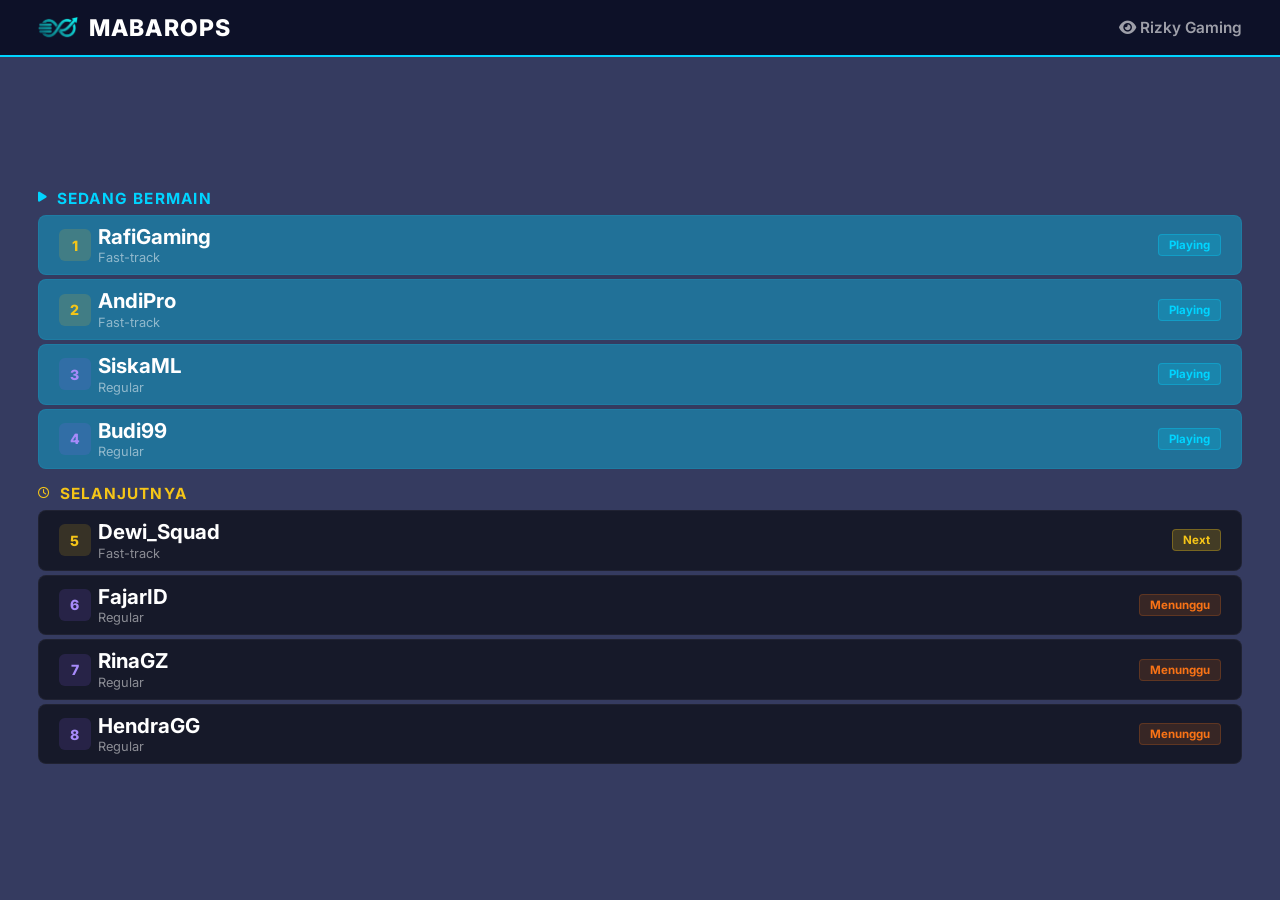
<file: overlay.html>
<!DOCTYPE html>
<html lang="id">
<head>
  <meta charset="UTF-8"/>
  <meta name="viewport" content="width=device-width,initial-scale=1.0"/>
  <title>MabarOps Overlay</title>
  <link rel="preconnect" href="https://fonts.googleapis.com">
  <link href="https://fonts.googleapis.com/css2?family=Inter:wght@400;500;600;700;800&display=swap" rel="stylesheet">
  <link rel="stylesheet" href="https://cdnjs.cloudflare.com/ajax/libs/font-awesome/6.5.1/css/all.min.css"/>
  <style>
    * { margin:0; padding:0; box-sizing:border-box; }

    html, body {
      width: 100vw;
      height: 100vh;
      overflow: hidden;
      background: transparent !important;
      font-family: Inter, -apple-system, sans-serif;
    }

    .overlay {
      position: fixed;
      top: 0; left: 0;
      width: 100vw;
      height: 100vh;
      display: flex;
      flex-direction: column;
      background: #171e49de;
    }

    .header {
      background: #0D1128;
      border-bottom: 2px solid #00D4FF;
      padding: clamp(10px, 1.5vh, 18px) clamp(20px, 3vw, 48px);
      display: flex;
      align-items: center;
      gap: 10px;
      flex-shrink: 0;
    }
    .header .icon {
      font-size: clamp(16px, 1.5vw, 24px);
      color: #0D1128;
    }
    .header .title {
      font-size: clamp(16px, 1.8vw, 26px);
      font-weight: 800;
      color: #FFFFFF;
      text-transform: uppercase;
      letter-spacing: 0.05em;
    }
    .header .streamer {
      margin-left: auto;
      font-size: clamp(12px, 1.2vw, 18px);
      font-weight: 600;
      color: rgba(255, 255, 255, 0.6);
    }

    .body {
      flex: 1;
      padding: clamp(14px, 2.5vh, 32px) clamp(20px, 3vw, 48px);
      display: flex;
      flex-direction: column;
      justify-content: center;
    }

    .label {
      font-size: clamp(11px, 1.2vw, 16px);
      font-weight: 700;
      text-transform: uppercase;
      letter-spacing: 0.08em;
      margin-bottom: clamp(6px, 0.8vh, 12px);
      display: flex;
      align-items: center;
      gap: 8px;
    }
    .label-playing { color: #00D4FF; }
    .label-next { color: #F5C518; }
    .label i { font-size: 0.75em; }

    .row {
      display: flex;
      align-items: center;
      gap: clamp(6px, 0.6vw, 10px);
      padding: clamp(8px, 1vh, 16px) clamp(12px, 1.5vw, 24px);
      margin-bottom: 4px;
      border-radius: 8px;
      background: rgba(0, 0, 0, 0.572);
      border: 1px solid rgba(255, 255, 255, 0.04);
    }
    .row.current {
      background: rgba(0, 213, 255, 0.356);
      border-color: rgba(0, 212, 255, 0.1);
    }

    .row .num {
      width: clamp(28px, 2.5vw, 40px);
      height: clamp(28px, 2.5vw, 40px);
      border-radius: 6px;
      display: flex;
      align-items: center;
      justify-content: center;
      font-size: clamp(11px, 1.1vw, 16px);
      font-weight: 800;
      flex-shrink: 0;
    }
    .num-ft { background: rgba(245, 197, 24, 0.15); color: #F5C518; }
    .num-rg { background: rgba(139, 92, 246, 0.15); color: #A78BFA; }

    .row .info { flex: 1; min-width: 0; }
    .row .info .name {
      font-size: clamp(15px, 1.6vw, 24px);
      font-weight: 700;
      color: #FFFFFF;
      line-height: 1.2;
    }
    .row .info .meta {
      font-size: clamp(11px, 1vw, 15px);
      color: rgba(255, 255, 255, 0.5);
      display: flex;
      gap: 6px;
      flex-wrap: wrap;
      margin-top: 1px;
    }

    .row .tag {
      margin-left: auto;
      padding: 3px clamp(8px, 0.8vw, 14px);
      border-radius: 4px;
      font-size: clamp(10px, 0.9vw, 14px);
      font-weight: 700;
      flex-shrink: 0;
    }
    .tag-now { background: rgba(0, 212, 255, 0.2); color: #00D4FF; border: 1px solid rgba(0, 212, 255, 0.3); }
    .tag-next { background: rgba(245, 197, 24, 0.2); color: #F5C518; border: 1px solid rgba(245, 197, 24, 0.3); }
    .tag-wait { background: rgba(249, 115, 22, 0.15); color: #F97316; border: 1px solid rgba(249, 115, 22, 0.2); }

    .spacer { height: clamp(8px, 1.2vh, 20px); }

    @media (max-width: 480px) {
      .header { padding: 8px 12px; }
      .body { padding: 10px 12px; }
      .row { padding: 6px 8px; }
    }
  </style>
</head>
<body>
<div class="overlay">
  
  <div class="header">
    <img src="images/logo.png" alt="MabarOps" style="height:clamp(20px, 2.5vh, 36px);width:auto;" />
    <span class="title">MabarOps</span>
    <span class="streamer"><i class="fa-solid fa-eye"></i> Rizky Gaming</span>
  </div>

  <div class="body">

    <div class="label label-playing"><i class="fa-solid fa-play"></i> Sedang Bermain</div>

    <div class="row current">
      <div class="num num-ft">1</div>
      <div class="info">
        <div class="name">RafiGaming</div>
        <div class="meta">Fast-track</div>
      </div>
      <span class="tag tag-now">Playing</span>
    </div>

    <div class="row current">
      <div class="num num-ft">2</div>
      <div class="info">
        <div class="name">AndiPro</div>
        <div class="meta">Fast-track</div>
      </div>
      <span class="tag tag-now">Playing</span>
    </div>

    <div class="row current">
      <div class="num num-rg">3</div>
      <div class="info">
        <div class="name">SiskaML</div>
        <div class="meta">Regular</div>
      </div>
      <span class="tag tag-now">Playing</span>
    </div>

    <div class="row current">
      <div class="num num-rg">4</div>
      <div class="info">
        <div class="name">Budi99</div>
        <div class="meta">Regular</div>
      </div>
      <span class="tag tag-now">Playing</span>
    </div>

    <div class="spacer"></div>

    <div class="label label-next"><i class="fa-regular fa-clock"></i> Selanjutnya</div>

    <div class="row">
      <div class="num num-ft">5</div>
      <div class="info">
        <div class="name">Dewi_Squad</div>
        <div class="meta">Fast-track</div>
      </div>
      <span class="tag tag-next">Next</span>
    </div>

    <div class="row">
      <div class="num num-rg">6</div>
      <div class="info">
        <div class="name">FajarID</div>
        <div class="meta">Regular</div>
      </div>
      <span class="tag tag-wait">Menunggu</span>
    </div>

    <div class="row">
      <div class="num num-rg">7</div>
      <div class="info">
        <div class="name">RinaGZ</div>
        <div class="meta">Regular</div>
      </div>
      <span class="tag tag-wait">Menunggu</span>
    </div>

    <div class="row">
      <div class="num num-rg">8</div>
      <div class="info">
        <div class="name">HendraGG</div>
        <div class="meta">Regular</div>
      </div>
      <span class="tag tag-wait">Menunggu</span>
    </div>

  </div>
</div>
</body>
</html>
</file>
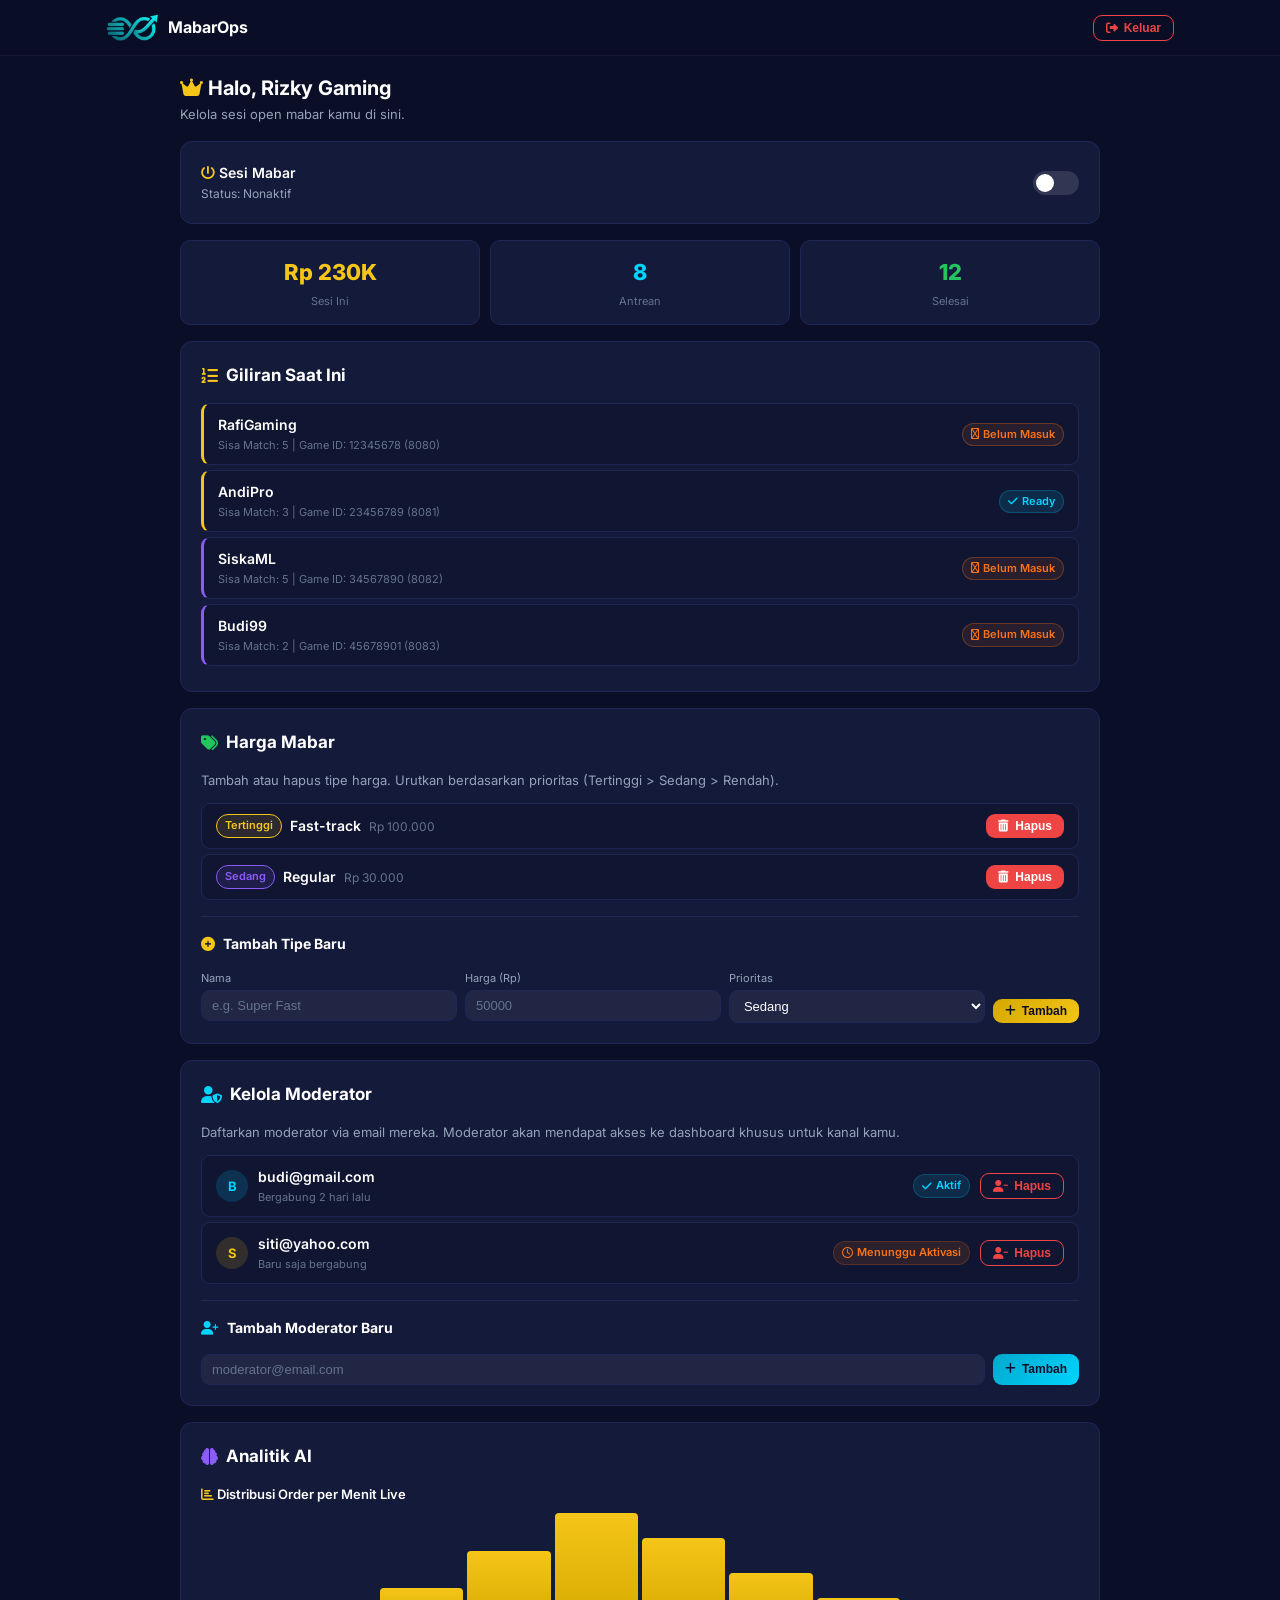
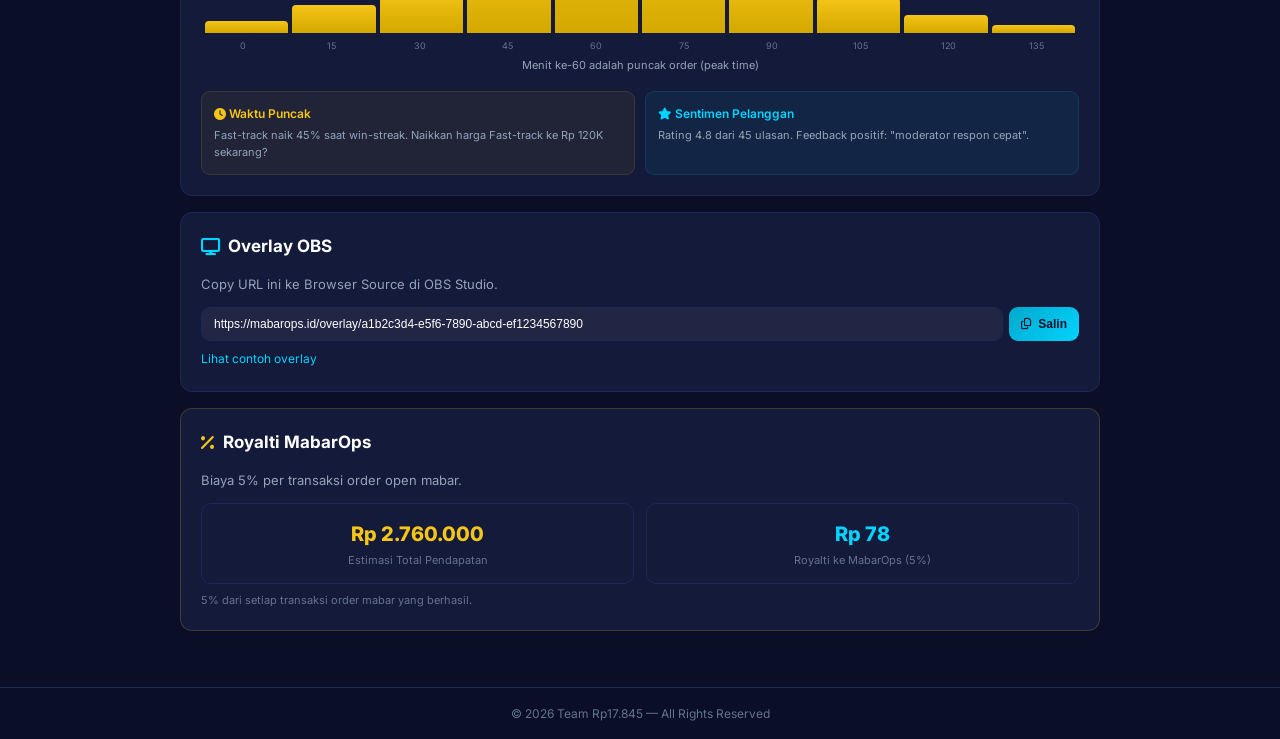
<file: streamer-dashboard.html>
<!DOCTYPE html>
<html lang="id">
<head>
  <meta charset="UTF-8"/>
  <meta name="viewport" content="width=device-width,initial-scale=1.0"/>
  <title>Streamer - MabarOps</title>
  <link rel="stylesheet" href="css/style.css"/>
  <link rel="stylesheet" href="https://cdnjs.cloudflare.com/ajax/libs/font-awesome/6.5.1/css/all.min.css"/>
  <link href="https://fonts.googleapis.com/css2?family=Inter:wght@400;500;600;700;800&display=swap" rel="stylesheet"/>
</head>
<body>

<nav class="navbar">
  <div class="navbar-inner">
    <a href="index.html" style="display:flex;align-items:center;gap:8px;text-decoration:none;">
      <img src="images/logo.png" alt="MabarOps" style="height:30px;width:auto;" />
      <span style="font-weight:700;color:#fff;">MabarOps</span>
    </a>
    <div style="display:flex;gap:6px;align-items:center;">
      <button class="btn btn-outline btn-sm" onclick="handleLogout()" style="border-color:var(--red);color:var(--red);cursor:pointer;"><i class="fa-solid fa-right-from-bracket"></i> Keluar</button>
    </div>
  </div>
</nav>

<div class="page">
  <div class="container">

    <div style="margin-bottom:16px;">
      <h1 style="font-size:20px;font-weight:700;"><i class="fa-solid fa-crown" style="color:var(--gold);"></i> Halo, Rizky Gaming</h1>
      <p style="font-size:13px;color:var(--text2);">Kelola sesi open mabar kamu di sini.</p>
    </div>

    <div class="card" data-toggle-group>
      <div style="display:flex;align-items:center;justify-content:space-between;flex-wrap:wrap;gap:10px;">
        <div>
          <div style="font-size:14px;font-weight:600;"><i class="fa-solid fa-power-off" style="color:var(--gold);"></i> Sesi Mabar</div>
          <p style="font-size:12px;color:var(--text2);">Status: <span data-toggle-text>Nonaktif</span></p>
        </div>
        <label class="toggle">
          <input type="checkbox" id="sessionToggle"/>
          <span class="toggle-slider"></span>
        </label>
      </div>
    </div>

    <div class="stat-row stat-row-3" style="margin-bottom:16px;">
      <div class="stat-box">
        <div class="stat-val" style="color:var(--gold);">Rp 230K</div>
        <div class="stat-lbl">Sesi Ini</div>
      </div>
      <div class="stat-box">
        <div class="stat-val" style="color:var(--cyan);">8</div>
        <div class="stat-lbl">Antrean</div>
      </div>
      <div class="stat-box">
        <div class="stat-val" style="color:var(--green);">12</div>
        <div class="stat-lbl">Selesai</div>
      </div>
    </div>

    <div class="card">
      <div class="section-title"><i class="fa-solid fa-list-ol" style="color:var(--gold);"></i> Giliran Saat Ini</div>
      <div class="queue-row" style="border-left:3px solid var(--gold);">
        <div class="queue-info">
          <div class="queue-name">RafiGaming</div>
          <div class="queue-meta">Sisa Match: 5 | Game ID: 12345678 (8080)</div>
        </div>
        <span class="badge badge-waiting" style="border-color:rgb(249 115 22 / 0.3);background:rgb(249 115 22 / 0.1);color:var(--orange);flex-shrink:0;"><i class="fa-regular fa-door-open"></i> Belum Masuk</span>
      </div>
      <div class="queue-row" style="border-left:3px solid var(--gold);">
        <div class="queue-info">
          <div class="queue-name">AndiPro</div>
          <div class="queue-meta">Sisa Match: 3 | Game ID: 23456789 (8081)</div>
        </div>
        <span class="badge badge-playing" style="flex-shrink:0;"><i class="fa-solid fa-check"></i> Ready</span>
      </div>
      <div class="queue-row" style="border-left:3px solid var(--purple);">
        <div class="queue-info">
          <div class="queue-name">SiskaML</div>
          <div class="queue-meta">Sisa Match: 5 | Game ID: 34567890 (8082)</div>
        </div>
        <span class="badge badge-waiting" style="border-color:rgb(249 115 22 / 0.3);background:rgb(249 115 22 / 0.1);color:var(--orange);flex-shrink:0;"><i class="fa-regular fa-door-open"></i> Belum Masuk</span>
      </div>
      <div class="queue-row" style="border-left:3px solid var(--purple);">
        <div class="queue-info">
          <div class="queue-name">Budi99</div>
          <div class="queue-meta">Sisa Match: 2 | Game ID: 45678901 (8083)</div>
        </div>
        <span class="badge badge-waiting" style="border-color:rgb(249 115 22 / 0.3);background:rgb(249 115 22 / 0.1);color:var(--orange);flex-shrink:0;"><i class="fa-regular fa-door-open"></i> Belum Masuk</span>
      </div>
    </div>

    <div class="card">
      <div class="section-title"><i class="fa-solid fa-tags" style="color:var(--green);"></i> Harga Mabar</div>
      <p class="section-sub">Tambah atau hapus tipe harga. Urutkan berdasarkan prioritas (Tertinggi &gt; Sedang &gt; Rendah).</p>

      <div id="priceList">
        <div class="queue-row" style="cursor:default;">
          <div style="display:flex;align-items:center;gap:8px;flex:1;flex-wrap:wrap;">
            <span class="badge" style="background:rgb(245 197 24 / 0.12);color:#F5C518;border:1px solid;flex-shrink:0;">Tertinggi</span>
            <span style="font-size:14px;font-weight:600;">Fast-track</span>
            <span style="font-size:12px;color:var(--text3);">Rp 100.000</span>
          </div>
          <button class="btn btn-sm btn-danger" onclick="this.closest('.queue-row').remove();calcRoyalty();"><i class="fa-solid fa-trash-can"></i> Hapus</button>
        </div>
        <div class="queue-row" style="cursor:default;">
          <div style="display:flex;align-items:center;gap:8px;flex:1;flex-wrap:wrap;">
            <span class="badge" style="background:rgb(139 92 246 / 0.12);color:#8B5CF6;border:1px solid;flex-shrink:0;">Sedang</span>
            <span style="font-size:14px;font-weight:600;">Regular</span>
            <span style="font-size:12px;color:var(--text3);">Rp 30.000</span>
          </div>
          <button class="btn btn-sm btn-danger" onclick="this.closest('.queue-row').remove();calcRoyalty();"><i class="fa-solid fa-trash-can"></i> Hapus</button>
        </div>
      </div>

      <div class="hr"></div>
      <div class="section-title" style="font-size:14px;"><i class="fa-solid fa-plus-circle" style="color:var(--gold);"></i> Tambah Tipe Baru</div>
      <div class="grid-form-3">
        <div>
          <label style="font-size:11px;color:var(--text2);display:block;margin-bottom:3px;">Nama</label>
          <input type="text" id="newPriceName" placeholder="e.g. Super Fast" class="input" style="padding:7px 10px;font-size:13px;"/>
        </div>
        <div>
          <label style="font-size:11px;color:var(--text2);display:block;margin-bottom:3px;">Harga (Rp)</label>
          <input type="number" id="newPriceAmount" placeholder="50000" class="input" style="padding:7px 10px;font-size:13px;"/>
        </div>
        <div>
          <label style="font-size:11px;color:var(--text2);display:block;margin-bottom:3px;">Prioritas</label>
          <select id="newPricePriority" class="input" style="padding:7px 10px;font-size:13px;">
            <option value="1">Tertinggi</option>
            <option value="2" selected>Sedang</option>
            <option value="3">Rendah</option>
          </select>
        </div>
        <button class="btn btn-gold btn-sm" style="align-self:flex-end;" onclick="addPriceType()"><i class="fa-solid fa-plus"></i> Tambah</button>
      </div>
    </div>

    <div class="card">
      <div class="section-title"><i class="fa-solid fa-user-shield" style="color:var(--cyan);"></i> Kelola Moderator</div>
      <p class="section-sub">Daftarkan moderator via email mereka. Moderator akan mendapat akses ke dashboard khusus untuk kanal kamu.</p>

      <div id="moderatorList">
        <div class="queue-row moderator-row" data-email="budi@gmail.com" style="cursor:default;">
          <div style="width:32px;height:32px;border-radius:50%;background:rgb(0 212 255 / 0.15);color:var(--cyan);display:flex;align-items:center;justify-content:center;font-weight:700;font-size:13px;flex-shrink:0;">B</div>
          <div class="queue-info">
            <div class="queue-name">budi@gmail.com</div>
            <div class="queue-meta"><span>Bergabung 2 hari lalu</span></div>
          </div>
          <span class="badge badge-playing" style="flex-shrink:0;"><i class="fa-solid fa-check"></i> Aktif</span>
          <button class="btn btn-sm btn-outline" style="border-color:var(--red);color:var(--red);flex-shrink:0;" onclick="removeModerator('budi@gmail.com')"><i class="fa-solid fa-user-minus"></i> Hapus</button>
        </div>
        <div class="queue-row moderator-row" data-email="siti@yahoo.com" style="cursor:default;">
          <div style="width:32px;height:32px;border-radius:50%;background:rgb(245 197 24 / 0.15);color:var(--gold);display:flex;align-items:center;justify-content:center;font-weight:700;font-size:13px;flex-shrink:0;">S</div>
          <div class="queue-info">
            <div class="queue-name">siti@yahoo.com</div>
            <div class="queue-meta"><span>Baru saja bergabung</span></div>
          </div>
          <span class="badge badge-waiting" style="flex-shrink:0;"><i class="fa-regular fa-clock"></i> Menunggu Aktivasi</span>
          <button class="btn btn-sm btn-outline" style="border-color:var(--red);color:var(--red);flex-shrink:0;" onclick="removeModerator('siti@yahoo.com')"><i class="fa-solid fa-user-minus"></i> Hapus</button>
        </div>
      </div>

      <div id="moderatorEmpty" style="display:none;text-align:center;padding:16px 0;color:var(--text3);">
        <p style="font-size:13px;">Belum ada moderator. Tambahkan email moderator di bawah.</p>
      </div>

      <div class="hr"></div>
      <div class="section-title" style="font-size:14px;"><i class="fa-solid fa-user-plus" style="color:var(--cyan);"></i> Tambah Moderator Baru</div>
      <div style="display:flex;gap:8px;">
        <input type="email" id="newModeratorEmail" placeholder="moderator@email.com" class="input" style="padding:7px 10px;font-size:13px;flex:1;" />
        <button class="btn btn-cyan btn-sm" onclick="addModerator()" style="white-space:nowrap;"><i class="fa-solid fa-plus"></i> Tambah</button>
      </div>
    </div>

    <div class="card">
      <div class="section-title"><i class="fa-solid fa-brain" style="color:var(--purple);"></i> Analitik AI</div>

      <div style="margin-bottom:16px;">
        <div style="font-size:13px;font-weight:600;margin-bottom:8px;"><i class="fa-solid fa-chart-bar" style="color:var(--gold);"></i> Distribusi Order per Menit Live</div>
        <div class="chart" id="orderChart">
          <div class="chart-bar" style="height:12px;"></div>
          <div class="chart-bar" style="height:28px;"></div>
          <div class="chart-bar" style="height:45px;"></div>
          <div class="chart-bar" style="height:82px;"></div>
          <div class="chart-bar" style="height:120px;"></div>
          <div class="chart-bar" style="height:95px;"></div>
          <div class="chart-bar" style="height:60px;"></div>
          <div class="chart-bar" style="height:35px;"></div>
          <div class="chart-bar" style="height:18px;"></div>
          <div class="chart-bar" style="height:8px;"></div>
        </div>
        <div class="chart-labels">
          <span>0</span><span>15</span><span>30</span><span>45</span><span>60</span><span>75</span><span>90</span><span>105</span><span>120</span><span>135</span>
        </div>
        <p style="font-size:11px;color:var(--text2);text-align:center;margin-top:4px;">Menit ke-60 adalah puncak order (peak time)</p>
      </div>

      <div class="grid-2" style="gap:10px;">
        <div style="padding:12px;border-radius:9px;background:rgb(245 197 24 / 0.06);border:1px solid rgb(245 197 24 / 0.12);">
          <div style="font-size:12px;font-weight:600;color:var(--gold);"><i class="fa-solid fa-clock"></i> Waktu Puncak</div>
          <p style="font-size:11px;color:var(--text2);margin-top:4px;">Fast-track naik 45% saat win-streak. Naikkan harga Fast-track ke Rp 120K sekarang?</p>
        </div>
        <div style="padding:12px;border-radius:9px;background:rgb(0 212 255 / 0.06);border:1px solid rgb(0 212 255 / 0.12);">
          <div style="font-size:12px;font-weight:600;color:var(--cyan);"><i class="fa-solid fa-star"></i> Sentimen Pelanggan</div>
          <p style="font-size:11px;color:var(--text2);margin-top:4px;">Rating 4.8 dari 45 ulasan. Feedback positif: "moderator respon cepat".</p>
        </div>
      </div>
    </div>

    <div class="card">
      <div class="section-title"><i class="fa-solid fa-display" style="color:var(--cyan);"></i> Overlay OBS</div>
      <p class="section-sub">Copy URL ini ke Browser Source di OBS Studio.</p>
      <div style="display:flex;gap:6px;">
        <input type="text" value="https://mabarops.id/overlay/a1b2c3d4-e5f6-7890-abcd-ef1234567890" readonly class="input" style="font-size:12px;"/>
        <button class="btn btn-cyan btn-sm" onclick="copyText('https://mabarops.id/overlay/a1b2c3d4-e5f6-7890-abcd-ef1234567890')"><i class="fa-regular fa-copy"></i> Salin</button>
      </div>
      <a href="overlay.html" style="display:inline-block;margin-top:8px;font-size:12px;color:var(--cyan);text-decoration:none;">Lihat contoh overlay</a>
    </div>

    <div class="card" style="border-color:rgb(245 197 24 / 0.2);">
      <div class="section-title"><i class="fa-solid fa-percent" style="color:var(--gold);"></i> Royalti MabarOps</div>
      <p class="section-sub">Biaya 5% per transaksi order open mabar.</p>
      <div class="grid-2" style="gap:12px;">
        <div class="stat-box">
          <div class="stat-val" style="color:var(--gold);font-size:20px;">Rp 2.760.000</div>
          <div class="stat-lbl">Estimasi Total Pendapatan</div>
        </div>
        <div class="stat-box">
          <div class="stat-val" style="color:var(--cyan);font-size:20px;" id="royaltyDisplay">Rp 138.000</div>
          <div class="stat-lbl">Royalti ke MabarOps (5%)</div>
        </div>
      </div>
      <p style="font-size:11px;color:var(--text3);margin-top:8px;">5% dari setiap transaksi order mabar yang berhasil.</p>
    </div>

  </div>
</div>

<div class="footer">© 2026 Team Rp17.845 — All Rights Reserved</div>

<script src="js/app.js"></script>
<script>
  document.getElementById('sessionToggle').addEventListener('change', function() {
    toast(this.checked ? 'Sesi Mabar Aktif!' : 'Sesi Mabar Nonaktif', this.checked ? 'success' : 'warning');
  });
  calcRoyalty();

  function addModerator() {
    var email = document.getElementById('newModeratorEmail').value.trim();
    if (!email) {
      toast('Masukkan email moderator!', 'warning');
      return;
    }
    if (email.indexOf('@') === -1) {
      toast('Email tidak valid!', 'warning');
      return;
    }

    var existing = document.querySelectorAll('.moderator-row');
    for (var i = 0; i < existing.length; i++) {
      if (existing[i].getAttribute('data-email') === email) {
        toast('Email sudah terdaftar sebagai moderator!', 'warning');
        return;
      }
    }

    var initial = email.charAt(0).toUpperCase();
    var colors = ['rgb(0 212 255 / 0.15)', 'rgb(245 197 24 / 0.15)', 'rgb(139 92 246 / 0.15)'];
    var textColors = ['var(--cyan)', 'var(--gold)', 'var(--purple)'];
    var ci = existing.length % colors.length;

    var now = new Date();
    var timeLabel = now.getHours() < 12 ? 'Baru saja — pagi ini' : now.getHours() < 18 ? 'Baru saja — siang ini' : 'Baru saja — malam ini';

    var row = document.createElement('div');
    row.className = 'queue-row moderator-row';
    row.setAttribute('data-email', email);
    row.style.cursor = 'default';
    row.innerHTML =
      '<div style="width:32px;height:32px;border-radius:50%;background:' + colors[ci] + ';color:' + textColors[ci] + ';display:flex;align-items:center;justify-content:center;font-weight:700;font-size:13px;flex-shrink:0;">' + initial + '</div>'
      + '<div class="queue-info">'
      +   '<div class="queue-name">' + email + '</div>'
      +   '<div class="queue-meta"><span>' + timeLabel + '</span></div>'
      + '</div>'
      + '<span class="badge badge-waiting" style="flex-shrink:0;"><i class="fa-regular fa-clock"></i> Menunggu Aktivasi</span>'
      + '<button class="btn btn-sm btn-outline" style="border-color:var(--red);color:var(--red);flex-shrink:0;" onclick="removeModerator(\'' + email + '\')"><i class="fa-solid fa-user-minus"></i> Hapus</button>';

    document.getElementById('moderatorList').appendChild(row);
    document.getElementById('moderatorEmpty').style.display = 'none';
    document.getElementById('newModeratorEmail').value = '';

    toast('Moderator ' + email + ' ditambahkan!', 'success');
  }

  function removeModerator(email) {
    var rows = document.querySelectorAll('.moderator-row');
    for (var i = 0; i < rows.length; i++) {
      if (rows[i].getAttribute('data-email') === email) {
        rows[i].remove();
        break;
      }
    }

    var remaining = document.querySelectorAll('.moderator-row');
    if (remaining.length === 0) {
      document.getElementById('moderatorEmpty').style.display = 'block';
    }

    toast('Moderator ' + email + ' telah dihapus!', 'success');
  }

  function handleLogout() {
    localStorage.removeItem('mabarops_session');
    window.location.href = 'index.html';
  }
</script>
</body>
</html>
</file>
<file: css/style.css>
:root {
  --bg: #0A0E27;
  --bg2: #0F1535;
  --card: #141A3A;
  --card-hover: #1A2145;
  --border: #1E2756;
  --gold: #F5C518;
  --gold-dim: #D4A800;
  --cyan: #00D4FF;
  --purple: #8B5CF6;
  --red: #EF4444;
  --green: #22C55E;
  --orange: #F97316;
  --text: #FFFFFF;
  --text2: #94A3B8;
  --text3: #64748B;
}

* { margin:0; padding:0; box-sizing:border-box; }

body {
  background: var(--bg);
  color: var(--text);
  font-family: 'Inter', -apple-system, sans-serif;
  line-height: 1.6;
}

.container { max-width: 960px; margin:0 auto; padding:0 20px; }
.container-wide { max-width: 1200px; margin:0 auto; padding:0 20px; }

.navbar {
  position:fixed; top:0; left:0; right:0; z-index:50;
  background: rgba(10,14,39,0.93);
  backdrop-filter: blur(10px);
  border-bottom: 1px solid rgba(255,255,255,0.05);
  height: 56px;
}
.navbar-inner {
  display:flex; align-items:center; justify-content:space-between;
  max-width:1100px; margin:0 auto; padding:0 16px; height:100%;
}

.page { padding-top: 72px; padding-bottom: 40px; }
.page-no-nav { padding-top: 24px; padding-bottom: 40px; }

.card {
  background: var(--card);
  border: 1px solid var(--border);
  border-radius: 12px;
  padding: 20px;
  margin-bottom: 16px;
}

.section-title {
  font-size: 17px; font-weight:700;
  margin-bottom: 14px;
  display:flex; align-items:center; gap:8px;
}
.section-sub {
  font-size: 13px; color:var(--text2);
  margin-bottom: 12px;
}

.btn {
  display:inline-flex; align-items:center; gap:6px;
  padding: 8px 18px; border-radius: 9px;
  font-size: 13px; font-weight:600;
  border: none; cursor: pointer;
  transition: all 0.15s; text-decoration:none;
}
.btn:active { transform: scale(0.97); }
.btn-gold { background: linear-gradient(135deg, var(--gold-dim), var(--gold)); color: var(--bg); }
.btn-cyan { background: linear-gradient(135deg, #00A8CC, var(--cyan)); color: var(--bg); }
.btn-purple { background: linear-gradient(135deg, #7C3AED, var(--purple)); color: #fff; }
.btn-outline { background: transparent; border:1px solid var(--border); color: var(--text2); }
.btn-outline:hover { background: rgba(255,255,255,0.04); }
.btn-sm { padding: 5px 12px; font-size: 12px; }
.btn-block { width:100%; justify-content:center; }
.btn-danger { background: var(--red); color: #fff; }

.toggle-group { display:flex; align-items:center; gap:10px; }
.toggle {
  position:relative; width:46px; height:24px; flex-shrink:0;
  cursor:pointer;
}
.toggle input { opacity:0; width:0; height:0; }
.toggle-slider {
  position:absolute; inset:0;
  background: rgba(255,255,255,0.12);
  border-radius:999px; transition:0.3s;
}
.toggle-slider::before {
  content:''; position:absolute;
  height:18px; width:18px; left:3px; bottom:3px;
  background:#fff; border-radius:50%; transition:0.3s;
}
.toggle input:checked + .toggle-slider {
  background: linear-gradient(135deg, var(--green), var(--cyan));
}
.toggle input:checked + .toggle-slider::before { transform: translateX(22px); }

.badge {
  display:inline-flex; align-items:center; gap:4px;
  padding:2px 8px; border-radius:999px;
  font-size: 11px; font-weight:600;
}
.badge-waiting { background:rgb(249 115 22 / 0.12); color:var(--orange); border:1px solid rgb(249 115 22 / 0.2); }
.badge-playing { background:rgb(0 212 255 / 0.12); color:var(--cyan); border:1px solid rgb(0 212 255 / 0.2); }
.badge-done { background:rgb(34 197 94 / 0.12); color:var(--green); border:1px solid rgb(34 197 94 / 0.2); }

.input {
  background: rgba(255,255,255,0.05);
  border: 1px solid var(--border);
  border-radius: 9px;
  padding: 9px 12px;
  color: var(--text);
  font-size: 14px;
  outline: none;
  width: 100%;
  transition:0.2s;
}
.input:focus { border-color:var(--cyan); box-shadow:0 0 0 2px rgb(0 212 255 / 0.1); }
.input::placeholder { color: var(--text3); }

.stat-row { display:grid; gap: 10px; }
.stat-row-3 { grid-template-columns: repeat(3, 1fr); }
.stat-row-4 { grid-template-columns: repeat(4, 1fr); }
.stat-box {
  background: var(--card);
  border: 1px solid var(--border);
  border-radius: 10px;
  padding: 14px;
  text-align: center;
}
.stat-val { font-size: 22px; font-weight: 800; }
.stat-lbl { font-size: 11px; color: var(--text3); margin-top: 2px; }

.queue-row {
  display:flex; align-items:center; gap:10px;
  padding: 10px 14px;
  background: rgba(10,14,39,0.4);
  border: 1px solid var(--border);
  border-radius: 9px;
  margin-bottom: 5px;
  cursor: default;
  transition: 0.15s;
}
.queue-row:hover { border-color: rgba(255,255,255,0.1); }
.queue-row.dragging { opacity: 0.5; }
.queue-row.drag-over { border-color: var(--cyan); background: rgb(0 212 255 / 0.05); }
.queue-pos {
  width: 30px; height: 30px; border-radius: 7px;
  display:flex; align-items:center; justify-content:center;
  font-size: 11px; font-weight:800; flex-shrink:0;
}
.queue-pos-ft { background: rgb(245 197 24 / 0.15); color: var(--gold); }
.queue-pos-rg { background: rgb(139 92 246 / 0.15); color: var(--purple); }
.queue-info { flex:1; min-width:0; }
.queue-name { font-size: 14px; font-weight:600; }
.queue-meta { font-size: 11px; color: var(--text3); display:flex; gap:6px; flex-wrap:wrap; }
.queue-actions { display:flex; gap:4px; flex-shrink:0; }

.move-buttons { display:flex; flex-direction:column; gap:2px; flex-shrink:0; }
.move-buttons .btn { padding:3px 5px; font-size:10px; min-width:26px; justify-content:center; }

.room-code-big {
  font-family: 'Courier New', monospace;
  font-size: 36px; font-weight:800;
  letter-spacing: 0.15em; text-align:center;
  background: linear-gradient(135deg, var(--gold), var(--cyan));
  -webkit-background-clip: text;
  -webkit-text-fill-color: transparent;
  background-clip: text;
  padding: 12px;
}

.stars { display:flex; gap:4px; }
.stars span {
  font-size: 26px; cursor:pointer;
  color: rgba(255,255,255,0.1);
  transition: 0.15s; user-select:none;
}
.stars span.on { color: var(--gold); }

.hr { height:1px; background:var(--border); margin:16px 0; }

.toast {
  position:fixed; top:12px; right:12px; z-index:999;
  padding: 10px 16px; border-radius:9px;
  background: var(--card); border:1px solid var(--border);
  box-shadow: 0 6px 20px rgb(0 0 0 / 0.5);
  font-size: 13px; color: #fff;
  animation: slideIn 0.25s ease-out;
  max-width: 320px;
}
.toast-success { border-left: 3px solid var(--green); }
.toast-warning { border-left: 3px solid var(--orange); }
.toast-danger { border-left: 3px solid var(--red); }

@keyframes slideIn {
  from { opacity:0; transform:translateY(-8px); }
  to { opacity:1; transform:translateY(0); }
}

::-webkit-scrollbar { width:4px; }
::-webkit-scrollbar-track { background:transparent; }
::-webkit-scrollbar-thumb { background:var(--border); border-radius:2px; }

.chart { display:flex; align-items:flex-end; gap:4px; height:120px; padding:0 4px; }
.chart-bar {
  flex:1; border-radius: 4px 4px 0 0;
  background: linear-gradient(180deg, var(--gold), var(--gold-dim));
  min-height: 4px; position:relative;
  transition: 0.3s;
}
.chart-bar.none { background: rgba(255,255,255,0.06); }
.chart-labels { display:flex; gap:4px; margin-top:6px; }
.chart-labels span { flex:1; text-align:center; font-size:9px; color:var(--text3); }

.grid-3 { display:grid; grid-template-columns: 1fr 1fr 1fr; gap:12px; }
.grid-4 { display:grid; grid-template-columns: 1fr 1fr 1fr 1fr; gap:12px; }
.grid-2 { display:grid; grid-template-columns: 1fr 1fr; gap:12px; }
.grid-auto { display:grid; grid-template-columns: 2fr 1fr; gap:10px; }
.grid-form-3 { display:grid; grid-template-columns: 1fr 1fr 1fr auto; gap:8px; }
.grid-form-2 { display:grid; grid-template-columns: 2fr 1fr; gap:10px; }

.modal-overlay {
  display:flex; align-items:center; justify-content:center;
  position:fixed; inset:0; z-index:100;
  background:rgba(5,7,20,0.85);
  backdrop-filter:blur(4px);
  animation:fadeIn 0.15s ease-out;
}
.modal-content {
  background:var(--card);
  border:1px solid var(--border);
  border-radius:16px;
  padding:24px;
  width:90%;
  max-width:420px;
  animation:slideUp 0.2s ease-out;
}

@keyframes fadeIn {
  from { opacity:0; }
  to { opacity:1; }
}
@keyframes slideUp {
  from { opacity:0; transform:translateY(16px); }
  to { opacity:1; transform:translateY(0); }
}

.footer {
  border-top: 1px solid var(--border);
  padding: 16px 0; text-align:center;
  font-size: 12px; color: var(--text3);
}

@media (max-width: 600px) {
  .stat-row-3, .stat-row-4 { grid-template-columns: repeat(2, 1fr); }
  .room-code-big { font-size: 28px; }

  .queue-row { flex-wrap: wrap; gap:4px; padding:6px 8px; align-items:stretch; }
  .queue-row .move-buttons { flex-direction:column; gap:1px; }
  .queue-row .move-buttons .btn { padding:2px 4px; font-size:8px; min-width:20px; }
  .queue-info { min-width:0; flex:1; }
  .queue-name { font-size:11px; }
  .queue-meta { font-size:9px; flex-direction:row; gap:3px; align-items:center; }
  .queue-meta span { white-space:nowrap; overflow:hidden; text-overflow:ellipsis; max-width:120px; }
  .queue-meta .btn { padding:0 3px; font-size:7px; }
  .badge { display:none; }
  .queue-actions { width:100%; justify-content:flex-end; margin-top:1px; padding-top:2px; border-top:1px solid rgba(255,255,255,0.04); }
  .queue-actions .btn { padding:3px 8px; font-size:10px; }

  .navbar-inner { padding: 0 12px; }
  .section-title { font-size: 15px; }

  .grid-3 { grid-template-columns: 1fr !important; }
  .grid-4 { grid-template-columns: 1fr 1fr !important; }
  .grid-2 { grid-template-columns: 1fr !important; }
  .grid-auto { grid-template-columns: 1fr !important; }
  .grid-form-3 { grid-template-columns: 1fr 1fr !important; }
}

@media (max-width: 400px) {
  .stat-row-3, .stat-row-4 { grid-template-columns: 1fr 1fr; }
  .btn { padding: 6px 12px; font-size: 12px; }
  .card { padding: 14px; }
  .grid-form-3 { grid-template-columns: 1fr !important; }
}
</file>
